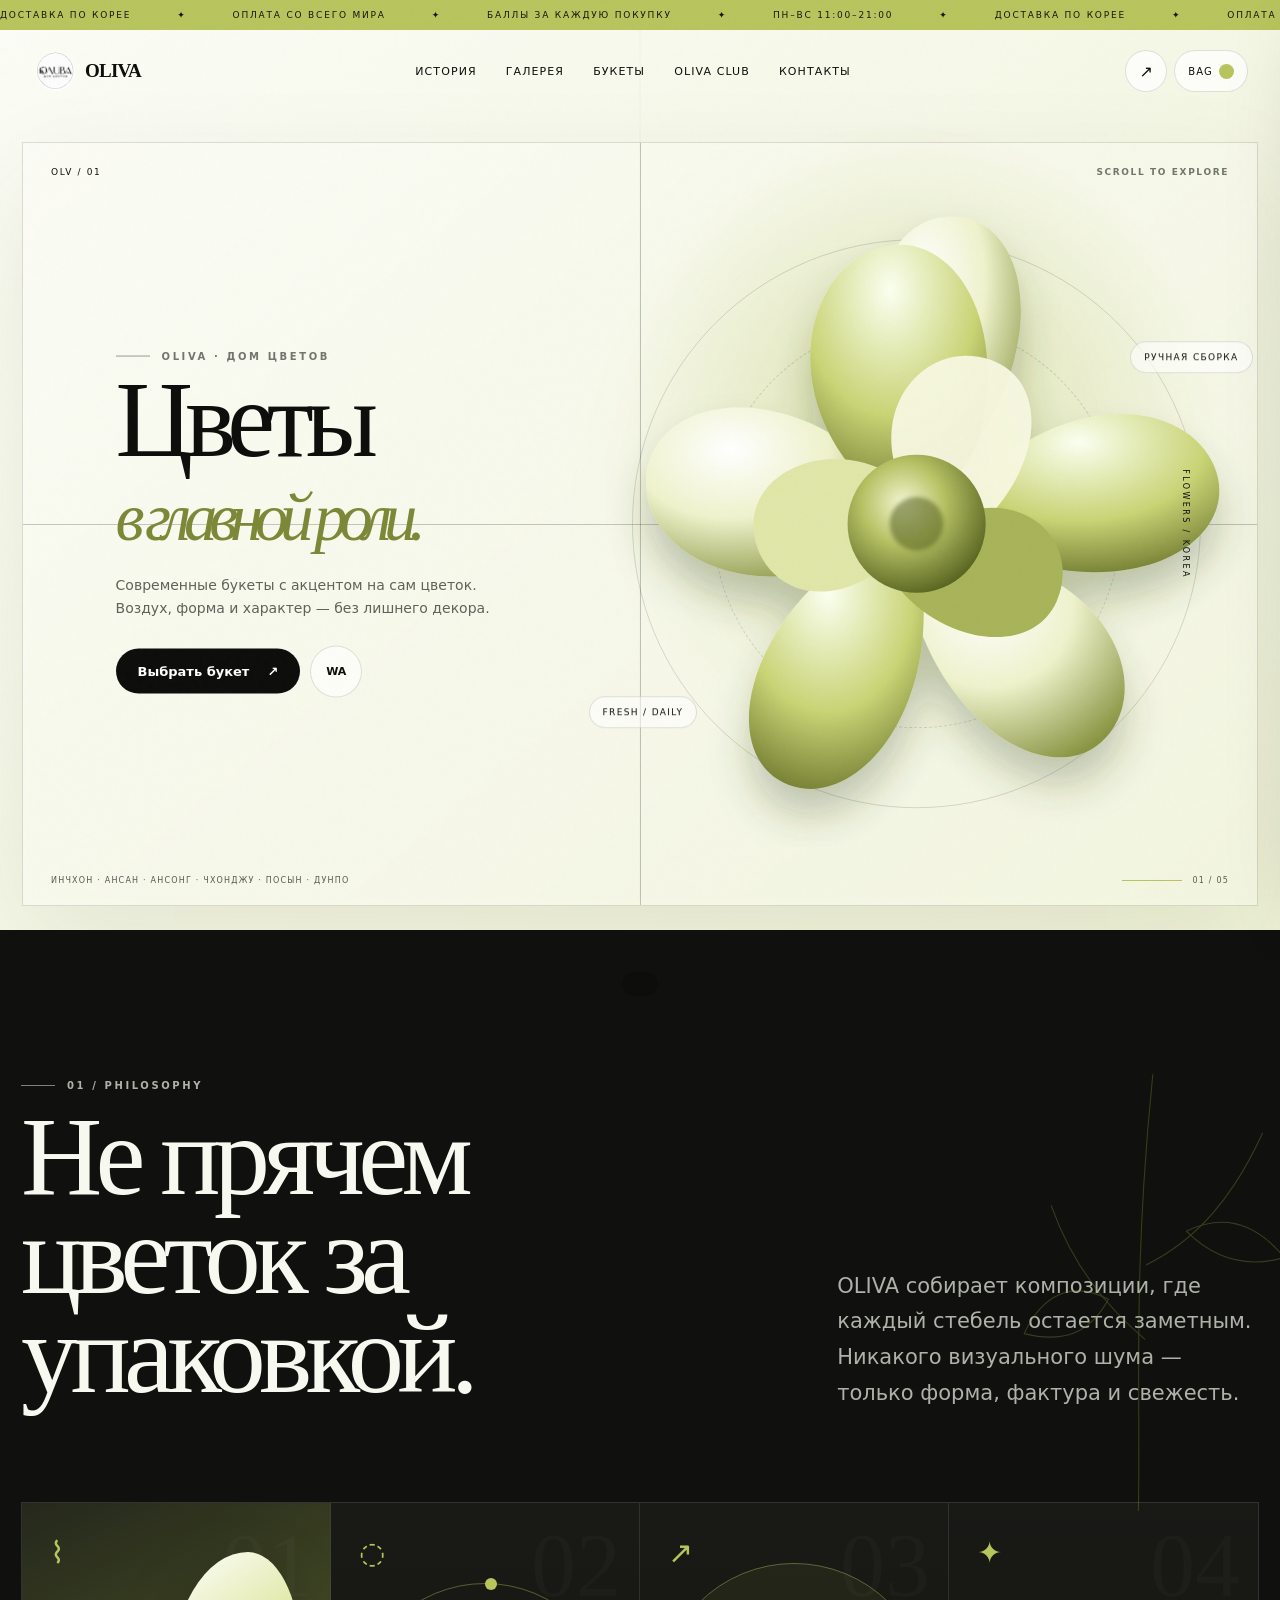
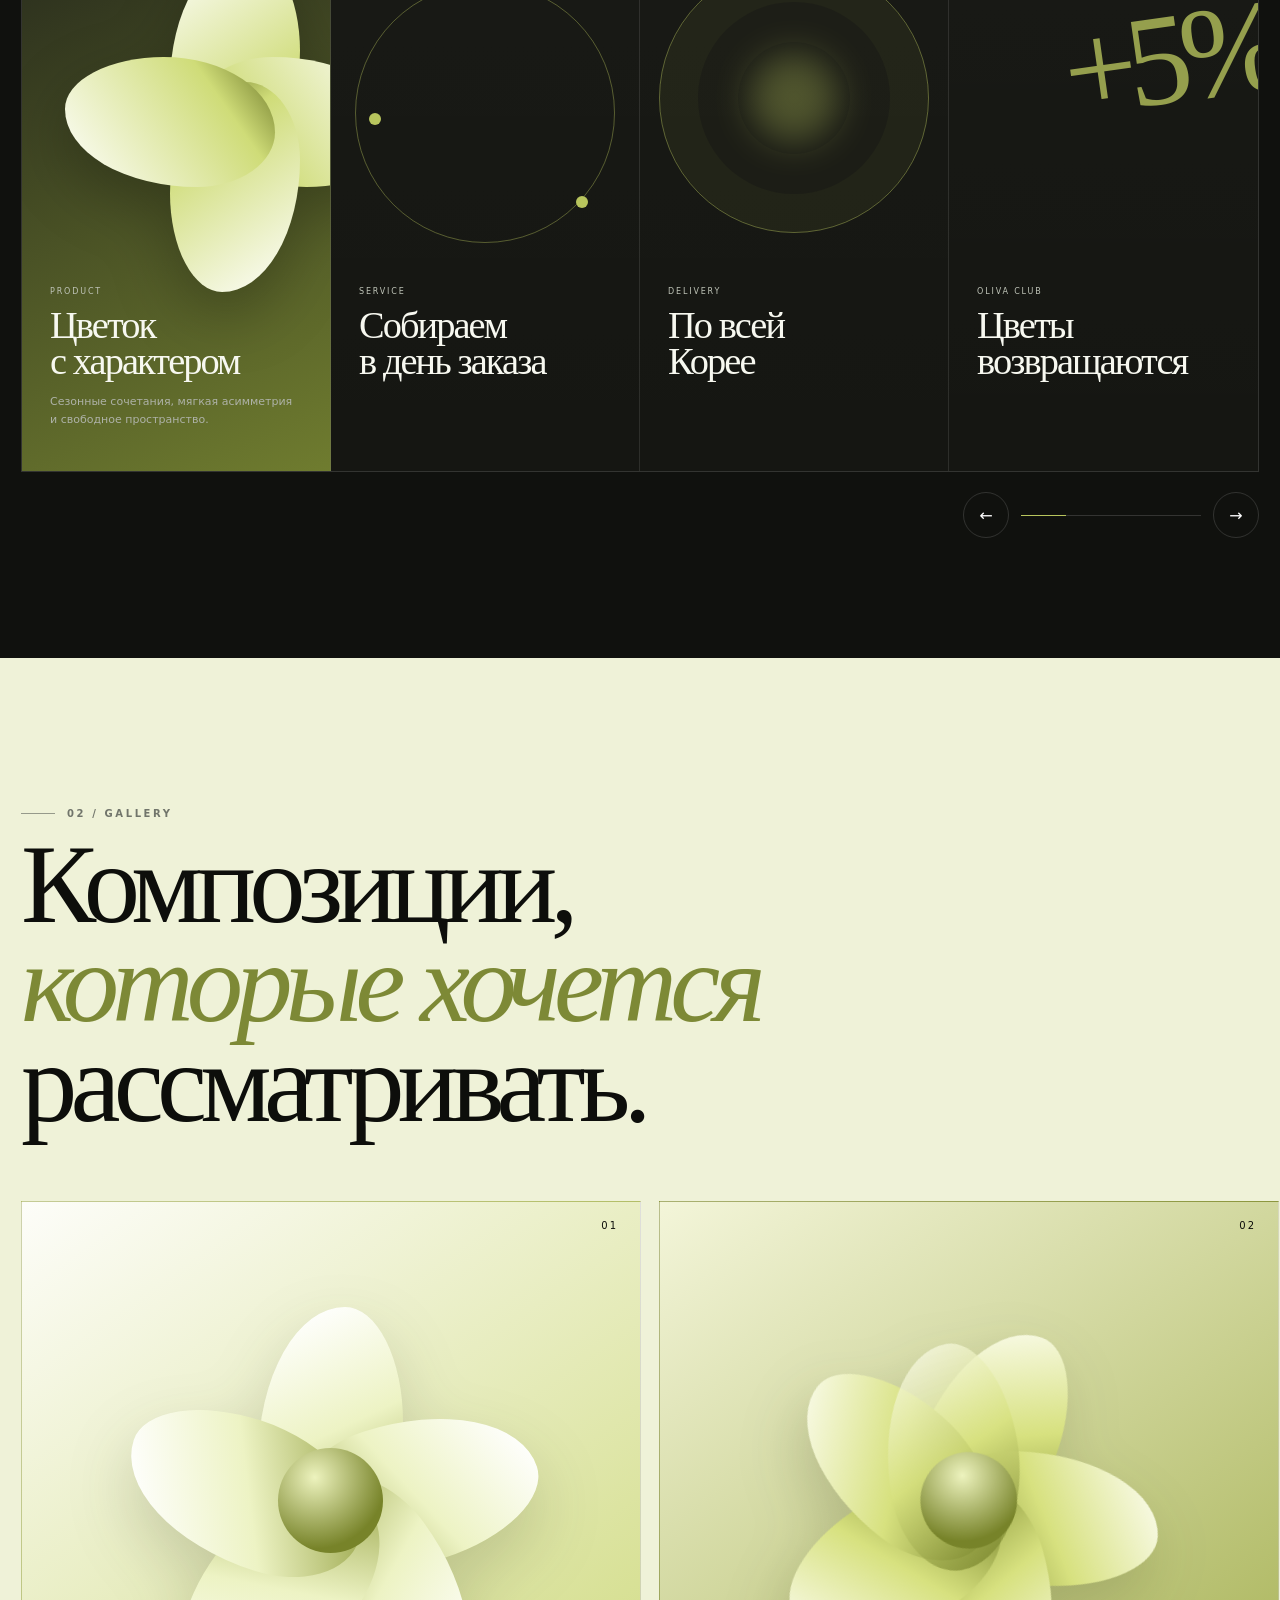
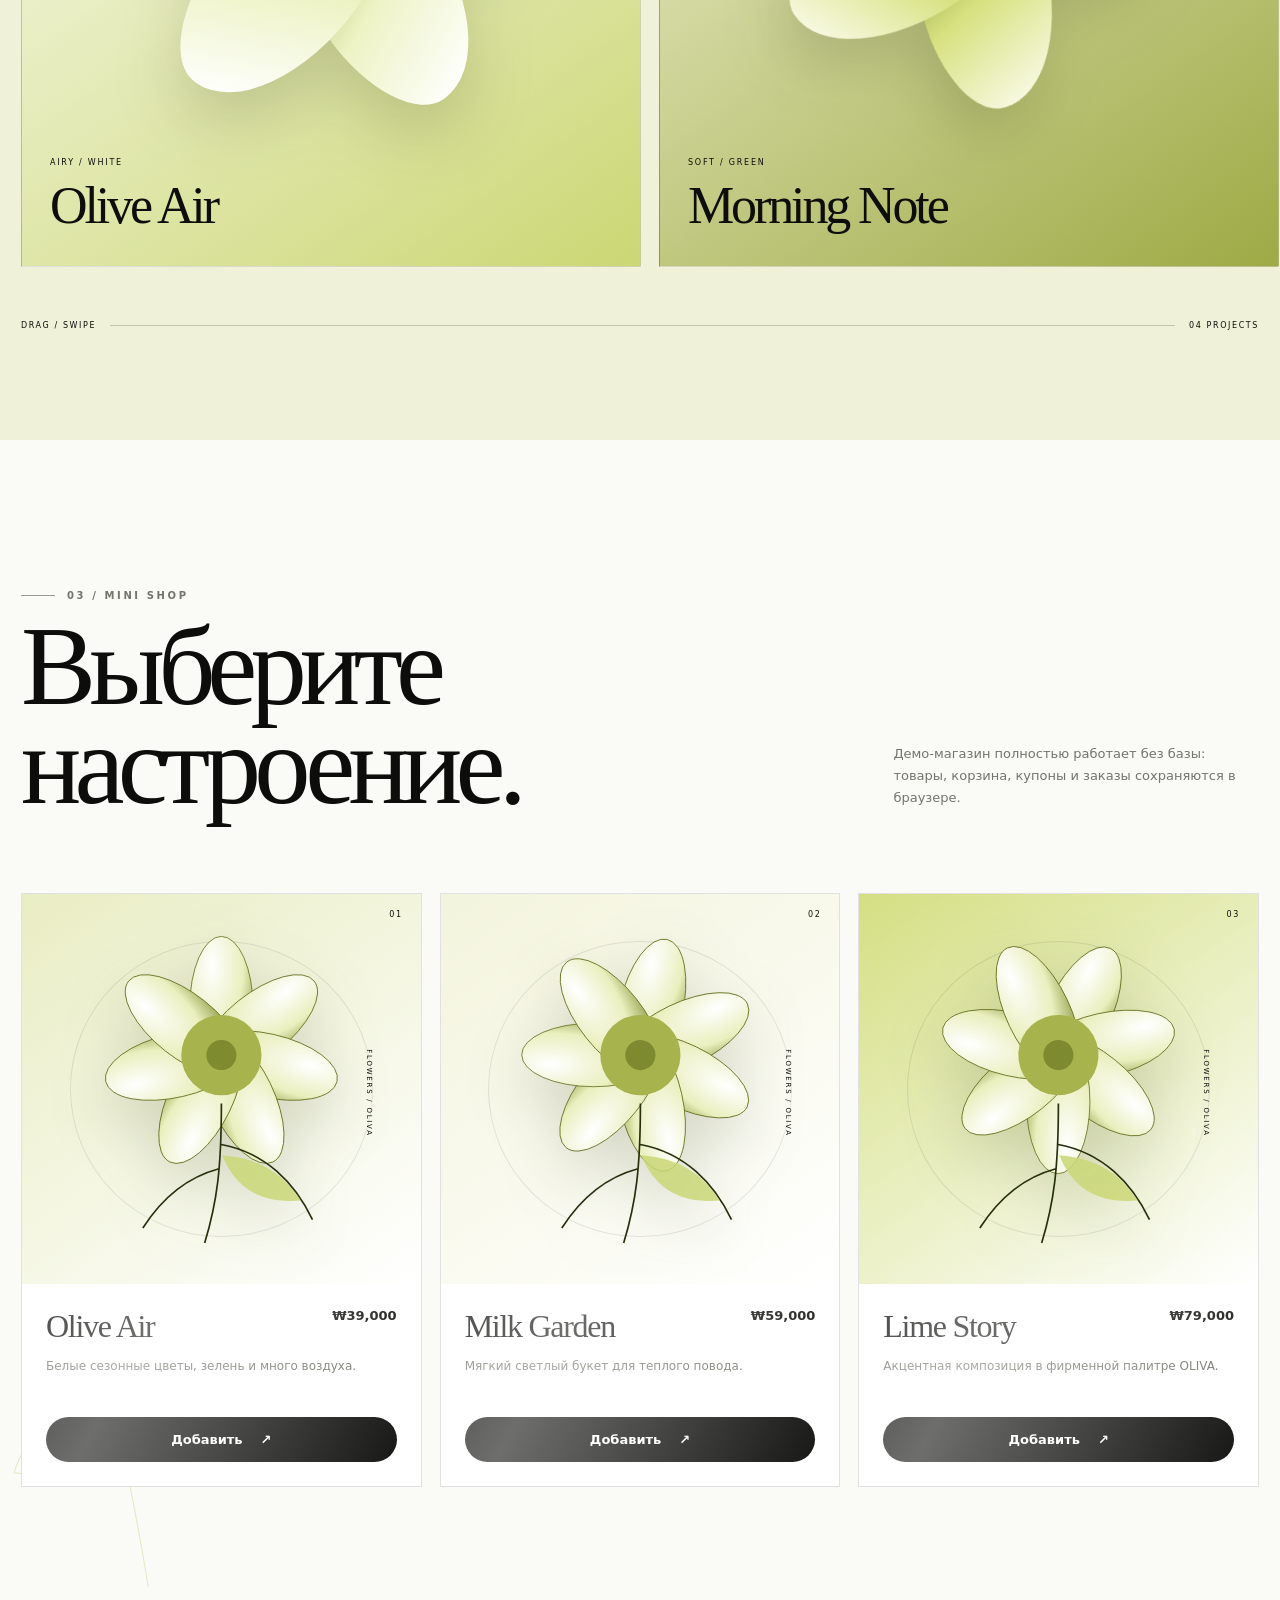
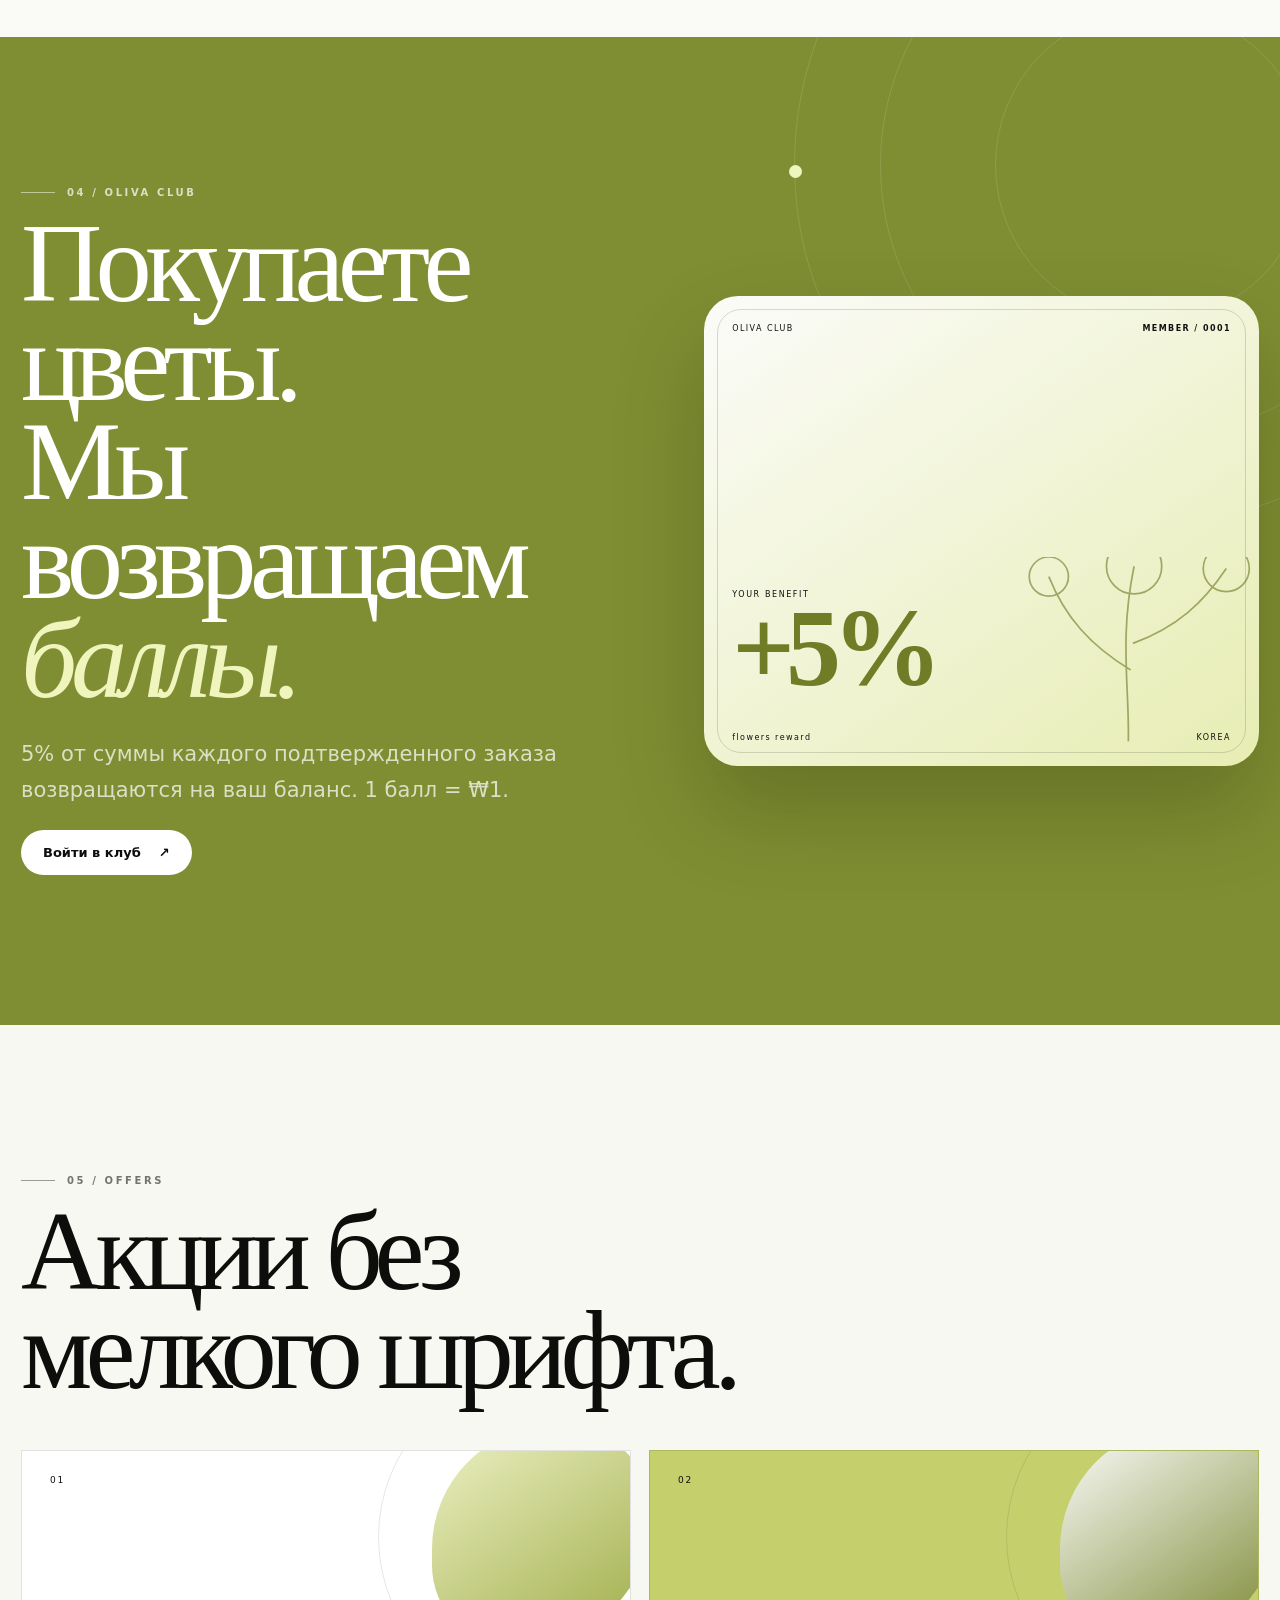
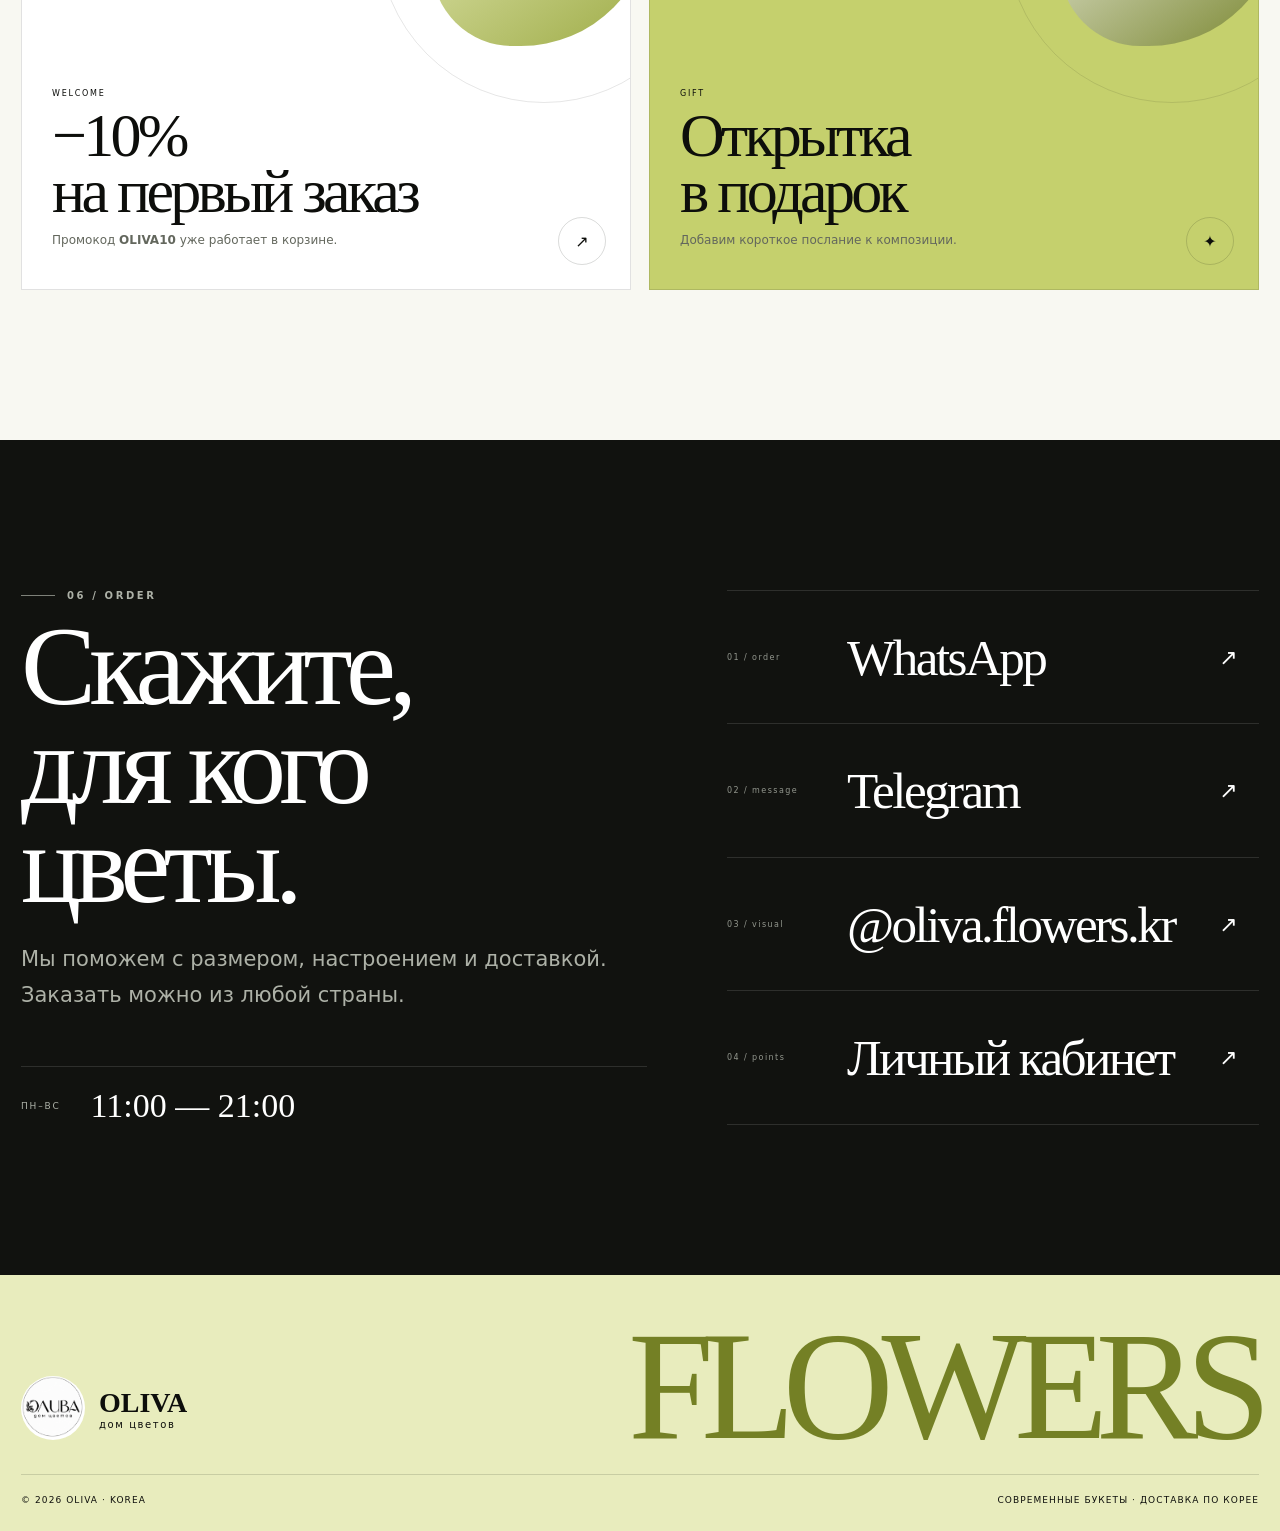
<file: index.html>
<!doctype html>
<html lang="ru">
<head>
  <meta charset="utf-8" />
  <meta name="viewport" content="width=device-width,initial-scale=1,viewport-fit=cover" />
  <meta name="theme-color" content="#b8c55d" />
  <meta name="description" content="OLIVA — современные букеты с акцентом на сам цветок. Доставка по Корее, оплата со всего мира." />
  <link rel="manifest" href="manifest.webmanifest" />
  <link rel="icon" href="assets/img/icon-192.png" />
  <link rel="apple-touch-icon" href="assets/img/icon-192.png" />
  <link rel="stylesheet" href="assets/css/style.css" />
  <title>OLIVA — дом цветов</title>
</head>
<body class="home-page">
  <div class="intro" id="intro" aria-hidden="true">
    <div class="intro-mark"><span class="intro-dot"></span><span>OLIVA</span></div>
    <div class="intro-line"><i></i></div>
    <div class="intro-count" id="introCount">00</div>
  </div>

  <div class="cursor-orb" id="cursorOrb"></div>
  <div class="page-progress"><i id="pageProgress"></i></div>

  <div class="topbar">
    <div class="marquee">
      <span>Доставка по Корее</span><span>Оплата со всего мира</span><span>Баллы за каждую покупку</span><span>ПН–ВС 11:00–21:00</span>
      <span>Доставка по Корее</span><span>Оплата со всего мира</span><span>Баллы за каждую покупку</span><span>ПН–ВС 11:00–21:00</span>
    </div>
  </div>

  <header class="header" id="header">
    <nav class="nav">
      <a class="brand" href="#top"><img src="assets/img/logo.png" alt="OLIVA"><span>OLIVA</span></a>
      <div class="navlinks">
        <a href="#story">История</a><a href="#gallery">Галерея</a><a href="#shop">Букеты</a><a href="#bonus">OLIVA CLUB</a><a href="#contact">Контакты</a>
      </div>
      <div class="nav-actions">
        <a class="iconbtn" href="auth.html" aria-label="Личный кабинет">↗</a>
        <button class="iconbtn cart-launch" id="cartButton" aria-label="Корзина"><span>Bag</span><b id="cartCount"></b></button>
        <button class="iconbtn hamb" id="menuButton" aria-label="Меню"><span></span><span></span></button>
      </div>
    </nav>
  </header>

  <aside class="mobile-menu" id="mobileMenu" aria-hidden="true">
    <div class="mobile-menu-head"><span>OLIVA / MENU</span><button id="menuClose">×</button></div>
    <div class="mobile-links">
      <a href="#story"><small>01</small><span>История</span></a>
      <a href="#gallery"><small>02</small><span>Галерея</span></a>
      <a href="#shop"><small>03</small><span>Букеты</span></a>
      <a href="#bonus"><small>04</small><span>OLIVA CLUB</span></a>
      <a href="#contact"><small>05</small><span>Контакты</span></a>
    </div>
    <div class="mobile-menu-foot">современная флористика · Korea</div>
  </aside>

  <main id="top">
    <section class="hero scene" data-scene="hero">
      <canvas class="canvas-flower" data-petals="34"></canvas>
      <div class="hero-aura"></div>
      <div class="hero-frame">
        <div class="hero-index"><span>OLV / 01</span><b>SCROLL TO EXPLORE</b></div>
        <div class="hero-copy split-copy">
          <div class="eyebrow">OLIVA · дом цветов</div>
          <h1 class="hero-title">Цветы<br><span>в главной роли.</span></h1>
          <p>Современные букеты с акцентом на сам цветок. Воздух, форма и характер — без лишнего декора.</p>
          <div class="hero-actions">
            <a class="btn btn-primary magnetic" href="#shop">Выбрать букет <span>↗</span></a>
            <a class="round-link magnetic" href="https://api.whatsapp.com/send/?phone=821022688887" target="_blank" rel="noopener">WA</a>
          </div>
        </div>

        <div class="hero-flower" id="heroFlower" aria-hidden="true">
          <div class="halo halo-a"></div><div class="halo halo-b"></div>
          <svg class="flower-sculpture" viewBox="0 0 700 700">
            <defs>
              <radialGradient id="petalA" cx="35%" cy="25%" r="85%"><stop offset="0" stop-color="#ffffff"/><stop offset=".48" stop-color="#eef2c9"/><stop offset="1" stop-color="#89963c"/></radialGradient>
              <radialGradient id="petalB" cx="45%" cy="18%" r="90%"><stop offset="0" stop-color="#fbfff0"/><stop offset=".55" stop-color="#c9d56f"/><stop offset="1" stop-color="#697424"/></radialGradient>
              <radialGradient id="core" cx="40%" cy="35%" r="70%"><stop offset="0" stop-color="#f2f5cf"/><stop offset=".42" stop-color="#b7c45e"/><stop offset="1" stop-color="#536018"/></radialGradient>
              <filter id="soft"><feGaussianBlur stdDeviation="2.2"/></filter>
              <filter id="shadow"><feDropShadow dx="0" dy="28" stdDeviation="20" flood-color="#3d4812" flood-opacity=".28"/></filter>
            </defs>
            <g class="petal-set" filter="url(#shadow)" transform="translate(350 350)">
              <path class="p p1" d="M0-62 C-80-188 -42-314 30-320 C108-327 139-214 72-101 C48-61 28-45 0-62Z" fill="url(#petalA)"/>
              <path class="p p2" d="M52-37 C159-145 281-128 310-61 C341 11 241 78 111 39 C65 25 40 1 52-37Z" fill="url(#petalB)"/>
              <path class="p p3" d="M61 32 C191 50 245 157 203 216 C157 280 46 228 2 105 C-14 60 8 29 61 32Z" fill="url(#petalA)"/>
              <path class="p p4" d="M6 65 C19 200 -62 293 -128 274 C-201 253-189 133-90 49 C-55 20-14 18 6 65Z" fill="url(#petalB)"/>
              <path class="p p5" d="M-58 34 C-182 89-286 26-282-46 C-279-124-164-153-64-77 C-27-48-15 2-58 34Z" fill="url(#petalA)"/>
              <path class="p p6" d="M-49-38 C-146-132-117-259-44-286 C31-314 98-220 66-93 C54-47 4-10-49-38Z" fill="url(#petalB)"/>
              <path class="p p7" d="M-14-38 C-54-122 11-194 77-171 C139-149 133-58 63 5 C31 34 1 17-14-38Z" fill="#f7f8df" opacity=".95"/>
              <path class="p p8" d="M32-7 C119-42 172 25 146 81 C121 137 33 127 -17 69 C-47 35-21 14 32-7Z" fill="#a8b552"/>
              <path class="p p9" d="M-18 28 C-85 103-167 69-170 4 C-173-55-91-91-23-50 C16-27 21-14-18 28Z" fill="#dfe6a4"/>
              <circle r="72" fill="url(#core)"/>
              <circle r="28" fill="#56621d" opacity=".55" filter="url(#soft)"/>
            </g>
          </svg>
          <div class="flower-label label-a">ручная сборка</div>
          <div class="flower-label label-b">fresh / daily</div>
        </div>

        <div class="hero-sideword">FLOWERS / KOREA</div>
        <div class="hero-foot">
          <span>ИНЧХОН · АНСАН · АНСОНГ · ЧХОНДЖУ · ПОСЫН · ДУНПО</span>
          <span class="hero-pagination"><i></i> 01 / 05</span>
        </div>
      </div>
    </section>

    <section class="story section scene" id="story" data-scene="story">
      <canvas class="canvas-flower" data-petals="16"></canvas>
      <svg class="botanical botanical-a" viewBox="0 0 320 520" aria-hidden="true"><path d="M146 520C149 404 139 262 162 38"/><path d="M153 330C111 294 74 250 50 183"/><path d="M155 248C211 220 251 173 283 103"/><path d="M113 286C72 265 40 281 20 324C64 335 93 323 113 286Z"/><path d="M199 211C240 191 276 202 307 240C266 252 230 242 199 211Z"/></svg>
      <div class="container story-head reveal">
        <div><div class="eyebrow">01 / philosophy</div><h2 class="display">Не прячем<br>цветок за упаковкой.</h2></div>
        <p class="lead">OLIVA собирает композиции, где каждый стебель остается заметным. Никакого визуального шума — только форма, фактура и свежесть.</p>
      </div>
      <div class="story-stage" id="storyStage">
        <article class="story-panel active" data-n="01">
          <div class="story-ghost">01</div><div class="panel-icon">⌇</div>
          <div class="panel-copy"><small>PRODUCT</small><h3>Цветок<br>с характером</h3><p>Сезонные сочетания, мягкая асимметрия и свободное пространство.</p></div>
          <div class="panel-flower"><span></span><span></span><span></span><span></span></div>
        </article>
        <article class="story-panel" data-n="02">
          <div class="story-ghost">02</div><div class="panel-icon">◌</div>
          <div class="panel-copy"><small>SERVICE</small><h3>Собираем<br>в день заказа</h3><p>Чтобы композиция приехала свежей и сохранила движение каждого цветка.</p></div>
          <div class="panel-orbit"><i></i><i></i><i></i></div>
        </article>
        <article class="story-panel" data-n="03">
          <div class="story-ghost">03</div><div class="panel-icon">↗</div>
          <div class="panel-copy"><small>DELIVERY</small><h3>По всей<br>Корее</h3><p>Заказать можно из любой страны — получатель получит букет в Корее.</p></div>
          <div class="panel-rings"></div>
        </article>
        <article class="story-panel" data-n="04">
          <div class="story-ghost">04</div><div class="panel-icon">✦</div>
          <div class="panel-copy"><small>OLIVA CLUB</small><h3>Цветы<br>возвращаются</h3><p>Баллы за покупки, персональные купоны и сюрпризы для постоянных клиентов.</p></div>
          <div class="panel-points">+5%</div>
        </article>
      </div>
      <div class="story-controls container"><button id="storyPrev">←</button><div><i id="storyBar"></i></div><button id="storyNext">→</button></div>
    </section>

    <section class="gallery section scene" id="gallery" data-scene="gallery">
      <div class="gallery-title container reveal"><div class="eyebrow">02 / gallery</div><h2 class="display">Композиции,<br><span>которые хочется</span> рассматривать.</h2></div>
      <div class="gallery-rail" id="galleryRail">
        <article class="art-card art-a"><div class="art-num">01</div><div class="art-flower flower-one"><i></i><i></i><i></i><i></i><i></i><b></b></div><div class="art-meta"><small>AIRY / WHITE</small><h3>Olive Air</h3></div></article>
        <article class="art-card art-b"><div class="art-num">02</div><div class="art-flower flower-two"><i></i><i></i><i></i><i></i><i></i><i></i><b></b></div><div class="art-meta"><small>SOFT / GREEN</small><h3>Morning Note</h3></div></article>
        <article class="art-card art-c"><div class="art-num">03</div><div class="art-flower flower-three"><i></i><i></i><i></i><i></i><b></b></div><div class="art-meta"><small>STATEMENT / SINGLE</small><h3>One Flower</h3></div></article>
        <article class="art-card art-d"><div class="art-num">04</div><div class="art-flower flower-four"><i></i><i></i><i></i><i></i><i></i><b></b></div><div class="art-meta"><small>SEASON / EDITION</small><h3>Green Muse</h3></div></article>
      </div>
      <div class="drag-note container"><span>DRAG / SWIPE</span><i></i><span>04 PROJECTS</span></div>
    </section>

    <section class="shop section scene" id="shop" data-scene="shop">
      <canvas class="canvas-flower" data-petals="22"></canvas>
      <svg class="botanical botanical-b" viewBox="0 0 360 500" aria-hidden="true"><path d="M176 490C178 372 159 243 188 20"/><path d="M180 319C128 282 90 232 68 165"/><path d="M184 231C239 214 286 168 325 94"/><path d="M136 278C91 260 56 279 34 324C78 337 113 322 136 278Z"/><path d="M221 200C269 181 305 198 333 240C291 248 251 235 221 200Z"/></svg>
      <div class="container shop-head reveal"><div><div class="eyebrow">03 / mini shop</div><h2 class="display">Выберите<br>настроение.</h2></div><p>Демо-магазин полностью работает без базы: товары, корзина, купоны и заказы сохраняются в браузере.</p></div>
      <div class="container shop-grid" id="productGrid"></div>
    </section>

    <section class="bonus section scene" id="bonus" data-scene="bonus">
      <canvas class="canvas-flower" data-petals="26"></canvas>
      <div class="bonus-orbit" aria-hidden="true"><i></i><i></i><i></i></div>
      <div class="container bonus-grid">
        <div class="reveal"><div class="eyebrow">04 / OLIVA CLUB</div><h2 class="display">Покупаете цветы.<br>Мы возвращаем <span>баллы.</span></h2><p class="lead">5% от суммы каждого подтвержденного заказа возвращаются на ваш баланс. 1 балл = ₩1.</p><a href="auth.html" class="btn btn-light magnetic">Войти в клуб <span>↗</span></a></div>
        <div class="club-card reveal delay1" data-tilt>
          <div class="club-card-top"><span>OLIVA CLUB</span><b>MEMBER / 0001</b></div>
          <div class="club-points"><small>YOUR BENEFIT</small><strong>+5%</strong></div>
          <svg viewBox="0 0 260 160" aria-hidden="true"><path d="M127 160C128 112 119 71 132 8M129 98C94 77 72 52 58 17M131 75C169 61 192 40 212 10"/><circle cx="132" cy="8" r="24"/><circle cx="58" cy="17" r="17"/><circle cx="212" cy="10" r="20"/></svg>
          <div class="club-card-foot"><span>flowers reward</span><span>KOREA</span></div>
        </div>
      </div>
    </section>

    <section class="promos section scene" id="promos" data-scene="promos">
      <div class="container promo-head reveal"><div class="eyebrow">05 / offers</div><h2 class="display">Акции без<br>мелкого шрифта.</h2></div>
      <div class="container promo-grid">
        <article class="promo-card reveal" data-tilt><div class="promo-no">01</div><div><small>WELCOME</small><h3>−10%<br>на первый заказ</h3><p>Промокод <b>OLIVA10</b> уже работает в корзине.</p></div><span class="promo-arrow">↗</span></article>
        <article class="promo-card lime reveal delay1" data-tilt><div class="promo-no">02</div><div><small>GIFT</small><h3>Открытка<br>в подарок</h3><p>Добавим короткое послание к композиции.</p></div><span class="promo-arrow">✦</span></article>
      </div>
    </section>

    <section class="contact section scene" id="contact" data-scene="contact">
      <canvas class="canvas-flower" data-petals="18"></canvas>
      <div class="container contact-grid">
        <div class="contact-copy reveal"><div class="eyebrow">06 / order</div><h2 class="display">Скажите,<br>для кого цветы.</h2><p class="lead">Мы поможем с размером, настроением и доставкой. Заказать можно из любой страны.</p><div class="contact-time"><span>ПН–ВС</span><b>11:00 — 21:00</b></div></div>
        <div class="contact-links reveal delay1">
          <a href="https://api.whatsapp.com/send/?phone=821022688887" target="_blank" rel="noopener"><small>01 / order</small><span>WhatsApp</span><b>↗</b></a>
          <a href="http://t.me/olivaflowers_kr" target="_blank" rel="noopener"><small>02 / message</small><span>Telegram</span><b>↗</b></a>
          <a href="https://instagram.com/oliva.flowers.kr" target="_blank" rel="noopener"><small>03 / visual</small><span>@oliva.flowers.kr</span><b>↗</b></a>
          <a href="auth.html"><small>04 / points</small><span>Личный кабинет</span><b>↗</b></a>
        </div>
      </div>
    </section>
  </main>

  <footer class="footer">
    <div class="container footer-top"><div class="footer-brand"><img src="assets/img/logo.png" alt="OLIVA"><div><b>OLIVA</b><span>дом цветов</span></div></div><div class="footer-word">FLOWERS</div></div>
    <div class="container footer-bottom"><span>© 2026 OLIVA · Korea</span><span>Современные букеты · доставка по Корее</span><button id="installApp" class="install-btn">Установить приложение</button></div>
  </footer>

  <aside class="cart" id="cart">
    <div class="cart-head"><div><small>OLIVA / BAG</small><h3>Ваш заказ</h3></div><button class="iconbtn" id="closeCart">×</button></div>
    <div class="cart-items" id="cartItems"></div>
    <div class="cart-footer"><div class="coupon-row"><input id="couponInput" placeholder="Промокод"><button class="btn btn-ghost" id="applyCoupon">OK</button></div><div id="couponStatus"></div><div class="cart-total"><span>Итого</span><strong id="cartTotal">₩0</strong></div><button class="btn btn-primary" id="checkout" style="width:100%">Оформить демо-заказ</button></div>
  </aside>
  <div class="toast" id="toast"></div>
  <script src="assets/js/app.js"></script>
</body>
</html>
</file>
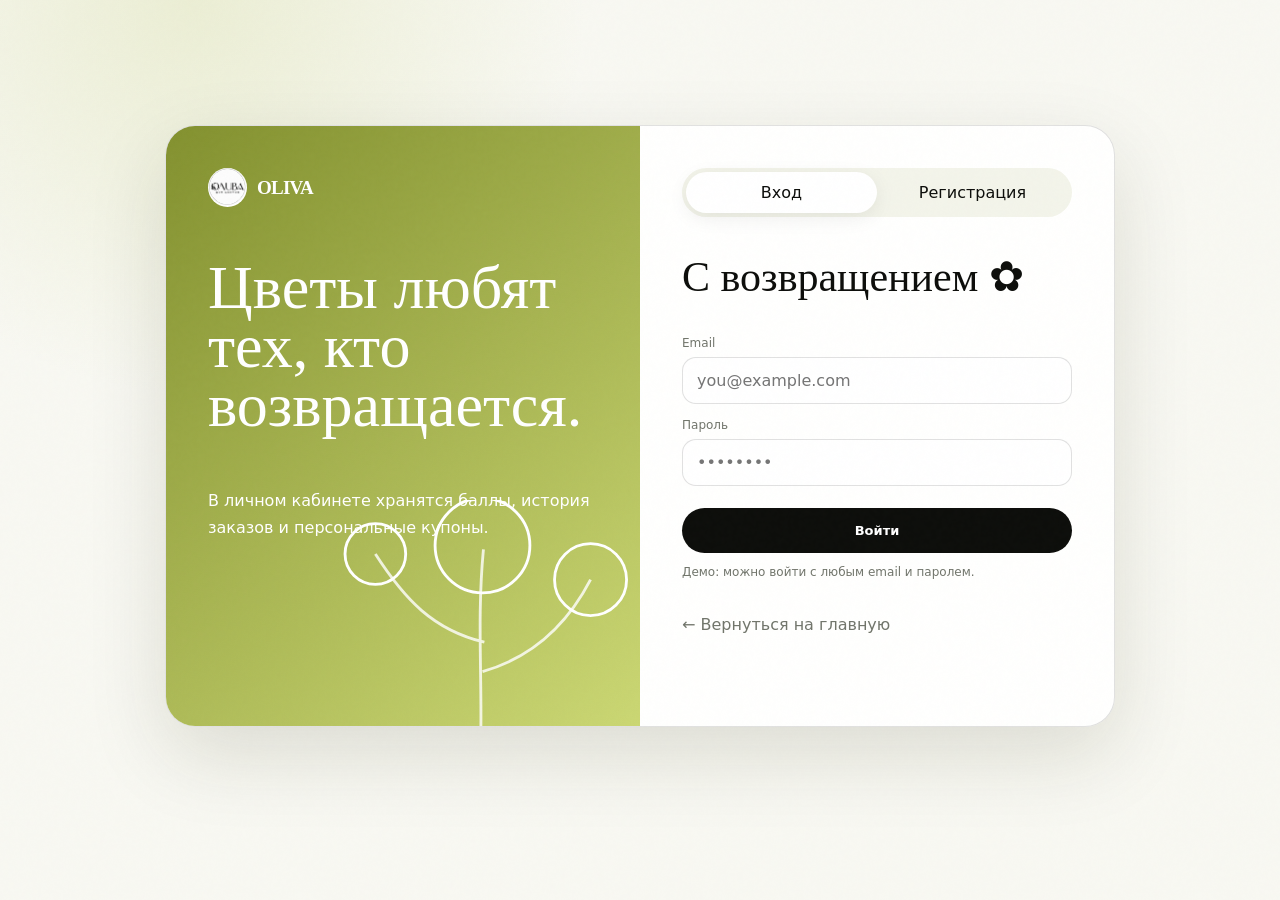
<file: account.html>
<!doctype html><html lang="ru"><head><meta charset="utf-8"><meta name="viewport" content="width=device-width,initial-scale=1"><link rel="manifest" href="manifest.webmanifest"><link rel="stylesheet" href="assets/css/style.css"><title>OLIVA — личный кабинет</title></head><body><div class="topbar"><div class="marquee"><span>OLIVA CLUB</span><span>баллы за каждую покупку</span><span>персональные предложения</span><span>OLIVA CLUB</span><span>баллы за каждую покупку</span></div></div><div class="page-shell"><div class="container"><div style="display:flex;align-items:center;justify-content:space-between;margin-bottom:24px"><a class="brand" href="index.html"><img src="assets/img/logo.png"><span>OLIVA CLUB</span></a><button class="btn btn-ghost" id="logout">Выйти</button></div><div class="account-grid"><aside class="panel profile-card"><div class="eyebrow">Профиль</div><h1 id="userName" style="font-family:Georgia,serif;font-size:52px;font-weight:400;margin:15px 0 2px">Гость</h1><div id="userEmail" style="color:var(--muted)"></div><div style="margin-top:44px;color:var(--muted)">Ваш баланс</div><div class="points" id="points">0</div><div>бонусных баллов</div><div style="height:1px;background:var(--line);margin:28px 0"></div><b>Уровень · OLIVA FRIEND</b><p style="color:var(--muted);line-height:1.6">Получайте 5% баллами после каждого подтвержденного заказа.</p></aside><main class="panel account-card"><div class="eyebrow">История</div><h2 style="font-family:Georgia,serif;font-size:48px;font-weight:400">Ваши заказы</h2><div id="orders"></div><div class="promo" style="min-height:220px;margin-top:24px;background:var(--lime-pale)"><small>ваш купон</small><h3>OLIVA10</h3><p>−10% на заказ. Можно применить в корзине на главной.</p><a class="btn btn-primary" href="index.html#shop">Перейти в магазин</a></div></main></div></div></div><script>const u=JSON.parse(localStorage.olivaUser||'null');if(!u)location.href='auth.html';document.querySelector('#userName').textContent=u?.name||'OLIVA Friend';document.querySelector('#userEmail').textContent=u?.email||'';document.querySelector('#points').textContent=(u?.points||0).toLocaleString('ko-KR');const orders=JSON.parse(localStorage.olivaOrders||'[]');document.querySelector('#orders').innerHTML=orders.length?orders.map(o=>`<div class="order"><div><b>${o.id}</b><div style="color:var(--muted);font-size:12px">${new Date(o.date).toLocaleDateString('ru-RU')}</div></div><div><b>${o.total}</b><div class="badge">${o.status}</div></div></div>`).join(''):'<p style="color:var(--muted)">Заказов пока нет. Самое время выбрать первый букет ✿</p>';document.querySelector('#logout').onclick=()=>{localStorage.removeItem('olivaUser');location.href='index.html'};</script></body></html>
</file>
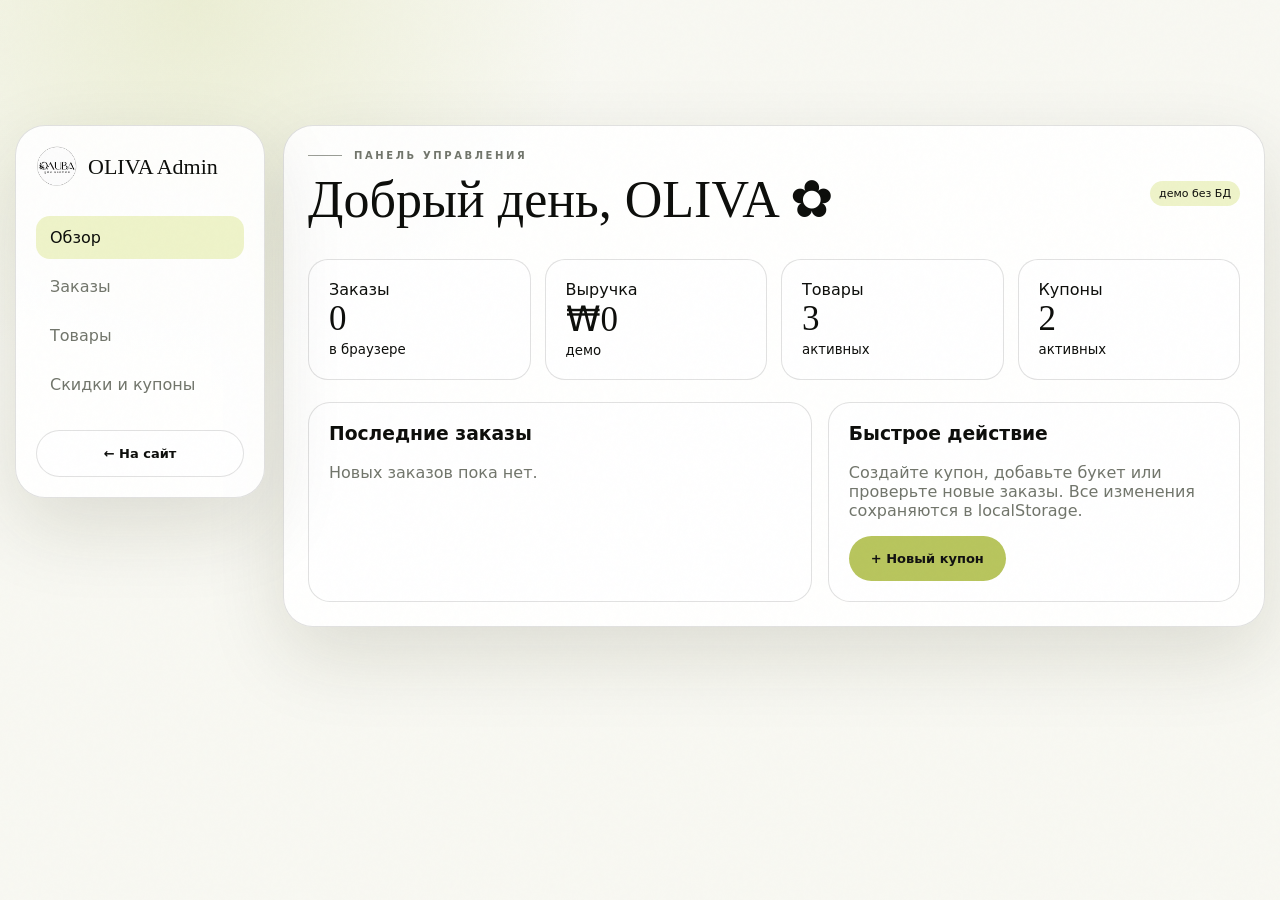
<file: admin.html>
<!doctype html><html lang="ru"><head><meta charset="utf-8"><meta name="viewport" content="width=device-width,initial-scale=1"><meta name="theme-color" content="#b8c55d"><link rel="stylesheet" href="assets/css/style.css"><title>OLIVA — админ‑панель</title></head><body><div class="page-shell"><div class="admin">
<aside class="panel sidebar"><div class="side-brand"><img src="assets/img/logo.png" alt="OLIVA">OLIVA Admin</div><div class="side-nav"><button class="active" data-tab="dashboard">Обзор</button><button data-tab="orders">Заказы</button><button data-tab="products">Товары</button><button data-tab="coupons">Скидки и купоны</button></div><a href="index.html" class="btn btn-ghost" style="width:100%;margin-top:24px">← На сайт</a></aside>
<main class="panel admin-main">
<section class="admin-section active" id="dashboard"><div class="admin-top"><div><div class="eyebrow">Панель управления</div><h1 style="font-family:Georgia,serif;font-size:52px;font-weight:400;margin:8px 0">Добрый день, OLIVA ✿</h1></div><span class="badge">демо без БД</span></div><div class="stats"><div class="stat"><span>Заказы</span><strong id="statOrders">0</strong><small>в браузере</small></div><div class="stat"><span>Выручка</span><strong id="statRevenue">₩0</strong><small>демо</small></div><div class="stat"><span>Товары</span><strong id="statProducts">0</strong><small>активных</small></div><div class="stat"><span>Купоны</span><strong id="statCoupons">0</strong><small>активных</small></div></div><div class="admin-grid"><div class="admin-card"><h3>Последние заказы</h3><div id="recentOrders"></div></div><div class="admin-card"><h3>Быстрое действие</h3><p style="color:var(--muted)">Создайте купон, добавьте букет или проверьте новые заказы. Все изменения сохраняются в localStorage.</p><button class="btn btn-lime" data-go="coupons">+ Новый купон</button></div></div></section>
<section class="admin-section" id="orders"><div class="admin-top"><div><div class="eyebrow">Заказы</div><h2 style="font-family:Georgia,serif;font-size:48px;font-weight:400">Все заказы</h2></div><button class="btn btn-ghost" id="clearOrders">Очистить демо</button></div><div class="admin-card"><table class="table"><thead><tr><th>ID</th><th>Дата</th><th>Сумма</th><th>Статус</th></tr></thead><tbody id="ordersTable"></tbody></table></div></section>
<section class="admin-section" id="products"><div class="admin-top"><div><div class="eyebrow">Каталог</div><h2 style="font-family:Georgia,serif;font-size:48px;font-weight:400">Букеты</h2></div></div><div class="admin-grid"><div class="admin-card"><h3>Товары</h3><div id="productList" class="code-list"></div></div><div class="admin-card"><h3>Добавить букет</h3><div class="field"><label>Название</label><input id="pName" placeholder="Green Muse"></div><div class="field"><label>Цена, ₩</label><input id="pPrice" type="number" value="49000"></div><div class="field"><label>Описание</label><textarea id="pDesc" rows="4" placeholder="Короткое описание"></textarea></div><button class="btn btn-primary" id="addProduct">Добавить товар</button></div></div></section>
<section class="admin-section" id="coupons"><div class="admin-top"><div><div class="eyebrow">Маркетинг</div><h2 style="font-family:Georgia,serif;font-size:48px;font-weight:400">Скидки и купоны</h2></div></div><div class="admin-grid"><div class="admin-card"><h3>Активные купоны</h3><div id="couponList" class="code-list"></div></div><div class="admin-card"><h3>Создать купон</h3><div class="field"><label>Код</label><input id="cCode" placeholder="SPRING15"></div><div class="field"><label>Тип скидки</label><select id="cType"><option value="percent">Процент</option><option value="fixed">Фиксированная сумма</option></select></div><div class="field"><label>Значение</label><input id="cValue" type="number" value="10"></div><button class="btn btn-lime" id="addCoupon">Создать купон</button></div></div></section>
</main></div></div><div class="toast" id="toast"></div>
<script>
const $=s=>document.querySelector(s), $$=s=>[...document.querySelectorAll(s)], money=n=>'₩'+Number(n||0).toLocaleString('ko-KR');
if(!localStorage.olivaProducts)localStorage.olivaProducts=JSON.stringify([]);if(!localStorage.olivaCoupons)localStorage.olivaCoupons=JSON.stringify([]);
function toast(t){const x=$('#toast');x.textContent=t;x.classList.add('show');setTimeout(()=>x.classList.remove('show'),1700)}
function openTab(id){$$('.admin-section').forEach(x=>x.classList.toggle('active',x.id===id));$$('[data-tab]').forEach(x=>x.classList.toggle('active',x.dataset.tab===id));render()}
$$('[data-tab]').forEach(b=>b.onclick=()=>openTab(b.dataset.tab));$$('[data-go]').forEach(b=>b.onclick=()=>openTab(b.dataset.go));
function render(){const products=JSON.parse(localStorage.olivaProducts||'[]'),coupons=JSON.parse(localStorage.olivaCoupons||'[]'),orders=JSON.parse(localStorage.olivaOrders||'[]');
 $('#statOrders').textContent=orders.length;$('#statRevenue').textContent=money(orders.reduce((a,o)=>a+Number(String(o.total||'0').replace(/\D/g,'')),0));$('#statProducts').textContent=products.length;$('#statCoupons').textContent=coupons.filter(x=>x.active).length;
 $('#recentOrders').innerHTML=orders.length?orders.slice(0,5).map(o=>`<div class="order"><div><b>${o.id}</b><div style="font-size:12px;color:var(--muted)">${new Date(o.date).toLocaleString('ru-RU')}</div></div><div><b>${o.total}</b><div class="badge">${o.status}</div></div></div>`).join(''):'<p style="color:var(--muted)">Новых заказов пока нет.</p>';
 $('#ordersTable').innerHTML=orders.map(o=>`<tr><td>${o.id}</td><td>${new Date(o.date).toLocaleDateString('ru-RU')}</td><td>${o.total}</td><td><span class="badge">${o.status}</span></td></tr>`).join('')||'<tr><td colspan="4">Пусто</td></tr>';
 $('#productList').innerHTML=products.map((p,i)=>`<div class="code-item"><span><b>${p.name}</b><br><small>${money(p.price)}</small></span><button class="iconbtn" data-del-p="${i}">×</button></div>`).join('')||'<p style="color:var(--muted)">Нет товаров</p>';
 $('#couponList').innerHTML=coupons.map((c,i)=>`<div class="code-item"><span><b>${c.code}</b><br><small>${c.type==='percent'?c.value+'%':money(c.value)}</small></span><div style="display:flex;gap:6px"><button class="btn btn-ghost" style="padding:8px 10px" data-toggle-c="${i}">${c.active?'ON':'OFF'}</button><button class="iconbtn" data-del-c="${i}">×</button></div></div>`).join('')||'<p style="color:var(--muted)">Нет купонов</p>';
 $$('[data-del-p]').forEach(b=>b.onclick=()=>{products.splice(+b.dataset.delP,1);localStorage.olivaProducts=JSON.stringify(products);render();toast('Товар удален')});
 $$('[data-del-c]').forEach(b=>b.onclick=()=>{coupons.splice(+b.dataset.delC,1);localStorage.olivaCoupons=JSON.stringify(coupons);render();toast('Купон удален')});
 $$('[data-toggle-c]').forEach(b=>b.onclick=()=>{coupons[+b.dataset.toggleC].active=!coupons[+b.dataset.toggleC].active;localStorage.olivaCoupons=JSON.stringify(coupons);render()});}
$('#addProduct').onclick=()=>{const n=$('#pName').value.trim(),p=Number($('#pPrice').value),d=$('#pDesc').value.trim();if(!n||!p)return toast('Заполните название и цену');const a=JSON.parse(localStorage.olivaProducts||'[]');a.push({id:'p'+Date.now(),name:n,price:p,desc:d||'Авторский букет OLIVA.',tone:'#e9ecd3'});localStorage.olivaProducts=JSON.stringify(a);$('#pName').value='';$('#pDesc').value='';render();toast('Букет добавлен')};
$('#addCoupon').onclick=()=>{const code=$('#cCode').value.trim().toUpperCase(),type=$('#cType').value,value=Number($('#cValue').value);if(!code||!value)return toast('Заполните купон');const a=JSON.parse(localStorage.olivaCoupons||'[]');a.push({code,type,value,active:true});localStorage.olivaCoupons=JSON.stringify(a);$('#cCode').value='';render();toast('Купон создан')};
$('#clearOrders').onclick=()=>{localStorage.olivaOrders='[]';render();toast('Демо‑заказы очищены')};render();
</script></body></html>
</file>
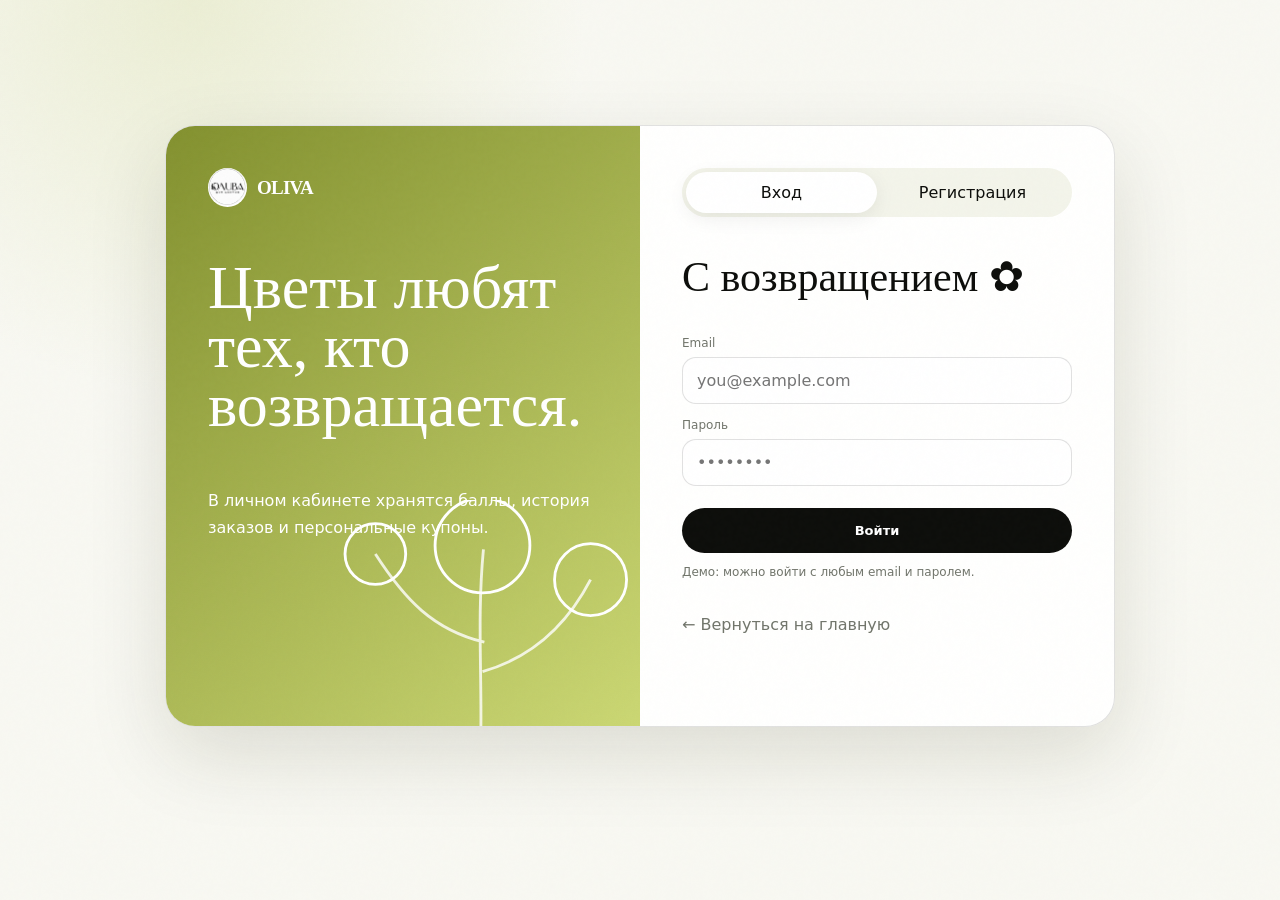
<file: auth.html>
<!doctype html><html lang="ru"><head><meta charset="utf-8"><meta name="viewport" content="width=device-width,initial-scale=1"><meta name="theme-color" content="#b8c55d"><link rel="manifest" href="manifest.webmanifest"><link rel="stylesheet" href="assets/css/style.css"><title>OLIVA — вход</title></head><body>
<div class="page-shell"><div class="auth-wrap panel"><section class="auth-art"><a href="index.html" class="brand"><img src="assets/img/logo.png" alt="OLIVA"><span>OLIVA</span></a><h1>Цветы любят тех, кто возвращается.</h1><p style="line-height:1.7;max-width:420px">В личном кабинете хранятся баллы, история заказов и персональные купоны.</p><svg viewBox="0 0 400 260" style="position:absolute;width:80%;bottom:-20px;right:-30px"><path d="M200 260C202 190 196 125 203 52M204 150C150 137 120 105 89 57M202 181C255 166 291 132 316 84" fill="none" stroke="#fff" stroke-width="3" opacity=".8"/><circle cx="202" cy="48" r="50" fill="none" stroke="#fff" stroke-width="3"/><circle cx="89" cy="57" r="32" fill="none" stroke="#fff" stroke-width="3"/><circle cx="316" cy="84" r="38" fill="none" stroke="#fff" stroke-width="3"/></svg></section><section class="auth-form"><div class="tabs"><button class="active" data-auth-tab="login">Вход</button><button data-auth-tab="register">Регистрация</button></div><div id="loginForm"><h2 style="font-family:Georgia,serif;font-size:42px;font-weight:400">С возвращением ✿</h2><div class="field"><label>Email</label><input id="loginEmail" type="email" placeholder="you@example.com"></div><div class="field"><label>Пароль</label><input id="loginPass" type="password" placeholder="••••••••"></div><button class="btn btn-primary" id="loginBtn" style="width:100%;margin-top:8px">Войти</button><p style="font-size:12px;color:var(--muted)">Демо: можно войти с любым email и паролем.</p></div><div id="registerForm" style="display:none"><h2 style="font-family:Georgia,serif;font-size:42px;font-weight:400">В OLIVA CLUB</h2><div class="field"><label>Имя</label><input id="regName" placeholder="Ваше имя"></div><div class="field"><label>Email</label><input id="regEmail" type="email" placeholder="you@example.com"></div><div class="field"><label>Пароль</label><input id="regPass" type="password" placeholder="от 6 символов"></div><button class="btn btn-lime" id="regBtn" style="width:100%;margin-top:8px">Создать аккаунт</button></div><a href="index.html" style="display:inline-block;margin-top:24px;color:var(--muted)">← Вернуться на главную</a></section></div></div>
<script>
const tabs=[...document.querySelectorAll('[data-auth-tab]')];tabs.forEach(b=>b.onclick=()=>{tabs.forEach(x=>x.classList.toggle('active',x===b));document.querySelector('#loginForm').style.display=b.dataset.authTab==='login'?'block':'none';document.querySelector('#registerForm').style.display=b.dataset.authTab==='register'?'block':'none'});
function go(name,email){localStorage.olivaUser=JSON.stringify({name:name||email.split('@')[0],email,points:Number(localStorage.olivaPoints||2750)});location.href='account.html'}
document.querySelector('#loginBtn').onclick=()=>{const e=document.querySelector('#loginEmail').value.trim();if(!e)return alert('Введите email');go('',e)};
document.querySelector('#regBtn').onclick=()=>{const n=document.querySelector('#regName').value.trim(),e=document.querySelector('#regEmail').value.trim();if(!n||!e)return alert('Заполните имя и email');localStorage.olivaPoints='1000';go(n,e)};
if('serviceWorker' in navigator)navigator.serviceWorker.register('sw.js').catch(()=>{});
</script></body></html>
</file>
<file: assets/css/style.css>
:root{--lime:#b8c55d;--lime2:#dce694;--lime3:#eef3c9;--ink:#0d0e0b;--muted:#71756b;--paper:#f8f8f2;--white:#fff;--line:rgba(13,14,11,.12);--shadow:0 28px 80px rgba(35,39,11,.13);--radius:32px;--ease:cubic-bezier(.18,.86,.22,1)}
*{box-sizing:border-box}html{scroll-behavior:smooth}body{margin:0;background:var(--paper);color:var(--ink);font-family:Inter,ui-sans-serif,system-ui,-apple-system,BlinkMacSystemFont,"Segoe UI",sans-serif;overflow-x:hidden}body.menu-open{overflow:hidden}a{color:inherit;text-decoration:none}button,input,textarea,select{font:inherit}button{color:inherit}::selection{background:var(--lime);color:#111}body::before{content:"";position:fixed;inset:0;pointer-events:none;z-index:9998;opacity:.42;background-image:url("data:image/svg+xml,%3Csvg viewBox='0 0 180 180' xmlns='http://www.w3.org/2000/svg'%3E%3Cfilter id='n'%3E%3CfeTurbulence type='fractalNoise' baseFrequency='.9' numOctaves='3' stitchTiles='stitch'/%3E%3C/filter%3E%3Crect width='100%25' height='100%25' filter='url(%23n)' opacity='.035'/%3E%3C/svg%3E")}.container{width:min(1240px,calc(100% - 42px));margin:auto}.section{position:relative;padding:150px 0;overflow:hidden}.eyebrow{font-size:10px;letter-spacing:.26em;text-transform:uppercase;color:var(--muted);display:flex;align-items:center;gap:12px;font-weight:700}.eyebrow::before{content:"";width:34px;height:1px;background:currentColor;opacity:.7}.display{font-family:Georgia,"Times New Roman",serif;font-weight:400;letter-spacing:-.06em;line-height:.88;font-size:clamp(58px,8.8vw,132px);margin:16px 0 28px}.lead{font-size:clamp(16px,1.7vw,21px);line-height:1.7;color:var(--muted);max-width:610px}.btn{border:0;border-radius:999px;padding:15px 22px;display:inline-flex;align-items:center;justify-content:center;gap:18px;cursor:pointer;transition:.45s var(--ease);font-weight:700;font-size:13px}.btn-primary{background:var(--ink);color:#fff}.btn-primary:hover{transform:translateY(-4px);box-shadow:0 18px 40px rgba(13,14,11,.2)}.btn-light{background:#fff;color:var(--ink)}.btn-ghost{border:1px solid var(--line);background:rgba(255,255,255,.68);backdrop-filter:blur(14px)}.btn-lime{background:var(--lime);color:#111}.round-link{width:52px;height:52px;border-radius:50%;display:grid;place-items:center;border:1px solid var(--line);background:rgba(255,255,255,.6);font-size:11px;font-weight:800;transition:.45s var(--ease)}.round-link:hover{background:var(--lime);transform:rotate(8deg)}
.intro{position:fixed;z-index:5000;inset:0;background:#0c0d0b;color:#fff;display:grid;place-items:center;transition:transform 1s var(--ease);overflow:hidden}.intro.leave{transform:translateY(-105%)}.intro-mark{font-family:Georgia,serif;font-size:clamp(44px,7vw,98px);letter-spacing:-.06em;display:flex;align-items:center;gap:18px}.intro-dot{width:16px;height:16px;border-radius:50%;background:var(--lime);box-shadow:0 0 0 8px rgba(184,197,93,.12);animation:introPulse 1s infinite alternate}.intro-line{position:absolute;left:8%;right:8%;bottom:18%;height:1px;background:rgba(255,255,255,.16);overflow:hidden}.intro-line i{display:block;width:100%;height:100%;background:var(--lime);transform:translateX(-100%);animation:introLine 1.45s var(--ease) forwards}.intro-count{position:absolute;right:8%;bottom:12%;font-size:11px;letter-spacing:.2em}@keyframes introLine{to{transform:none}}@keyframes introPulse{to{transform:scale(1.5)}}
.cursor-orb{position:fixed;width:360px;height:360px;border-radius:50%;background:radial-gradient(circle,rgba(184,197,93,.16),rgba(184,197,93,0) 68%);z-index:0;pointer-events:none;transform:translate(-50%,-50%);transition:opacity .3s;filter:blur(4px)}.page-progress{position:fixed;left:0;top:0;right:0;height:2px;z-index:3000;background:transparent}.page-progress i{display:block;height:100%;width:0;background:var(--lime)}
.topbar{height:30px;background:var(--lime);color:#15160e;display:flex;align-items:center;overflow:hidden;font-size:9px;letter-spacing:.2em;text-transform:uppercase;position:relative;z-index:1100}.marquee{display:flex;white-space:nowrap;gap:46px;animation:marquee 22s linear infinite;min-width:max-content}.marquee span::after{content:"✦";margin-left:46px}@keyframes marquee{to{transform:translateX(-50%)}}
.header{position:fixed;top:30px;left:0;right:0;z-index:1000;transition:.45s var(--ease);padding:10px 0}.header.scrolled{top:0}.nav{width:min(1240px,calc(100% - 42px));margin:auto;height:62px;padding:0 10px 0 14px;border:1px solid transparent;border-radius:999px;display:flex;align-items:center;justify-content:space-between;transition:.45s var(--ease)}.header.scrolled .nav{background:rgba(248,248,242,.82);border-color:var(--line);backdrop-filter:blur(24px);box-shadow:0 12px 44px rgba(49,55,14,.11)}.brand{display:flex;align-items:center;gap:10px;font-weight:700}.brand img{width:39px;height:39px;object-fit:contain;border-radius:50%;background:#fff}.brand span{font-family:Georgia,serif;font-size:19px;letter-spacing:-.04em}.navlinks{display:flex;gap:29px;font-size:11px;text-transform:uppercase;letter-spacing:.1em}.navlinks a{position:relative}.navlinks a::after{content:"";position:absolute;left:0;right:100%;bottom:-7px;height:1px;background:var(--lime);transition:.35s}.navlinks a:hover::after{right:0}.nav-actions{display:flex;gap:7px;align-items:center}.iconbtn{min-width:42px;height:42px;padding:0 13px;border-radius:999px;border:1px solid var(--line);background:rgba(255,255,255,.74);display:grid;place-items:center;cursor:pointer;transition:.35s var(--ease)}.iconbtn:hover{transform:translateY(-2px) rotate(-2deg);background:#fff}.cart-launch{grid-auto-flow:column;gap:6px;font-size:10px;text-transform:uppercase;letter-spacing:.12em}.cart-launch b{min-width:15px;height:15px;border-radius:50%;background:var(--lime);display:grid;place-items:center;font-size:8px}.hamb{display:none;width:42px;padding:0}.hamb span{display:block;width:14px;height:1px;background:#111;margin:2px 0}.mobile-menu{position:fixed;inset:0;background:#10110d;color:#fff;z-index:2600;padding:26px;transform:translateY(-102%);transition:.8s var(--ease);display:flex;flex-direction:column}.mobile-menu.open{transform:none}.mobile-menu-head{display:flex;justify-content:space-between;font-size:10px;letter-spacing:.2em}.mobile-menu-head button{border:1px solid rgba(255,255,255,.2);background:none;color:#fff;border-radius:50%;width:42px;height:42px;font-size:24px}.mobile-links{margin:auto 0;display:grid}.mobile-links a{display:grid;grid-template-columns:54px 1fr;align-items:baseline;border-bottom:1px solid rgba(255,255,255,.1);padding:14px 0}.mobile-links small{font-size:10px;color:var(--lime)}.mobile-links span{font-family:Georgia,serif;font-size:clamp(44px,14vw,74px);line-height:1}.mobile-menu-foot{font-size:10px;letter-spacing:.16em;color:rgba(255,255,255,.5)}
.hero{min-height:100svh;padding:112px 22px 24px;background:radial-gradient(circle at 72% 43%,rgba(184,197,93,.34),transparent 28%),linear-gradient(140deg,#fbfcf5 0%,#f0f3d8 100%);display:grid;place-items:center;isolation:isolate}.hero::after{content:"";position:absolute;inset:0;background:linear-gradient(90deg,transparent 49.93%,rgba(13,14,11,.04) 50%,transparent 50.07%);pointer-events:none}.hero-aura{position:absolute;width:56vw;height:56vw;max-width:760px;max-height:760px;border-radius:50%;right:2%;top:10%;background:radial-gradient(circle,rgba(184,197,93,.25),transparent 62%);filter:blur(14px);animation:aura 7s ease-in-out infinite alternate}.hero-frame{width:min(1380px,100%);height:calc(100svh - 136px);min-height:610px;border:1px solid rgba(13,14,11,.13);position:relative;overflow:hidden;background:rgba(255,255,255,.18);backdrop-filter:blur(3px);box-shadow:0 40px 100px rgba(55,61,21,.09)}.hero-frame::before,.hero-frame::after{content:"";position:absolute;background:var(--ink);opacity:.22}.hero-frame::before{left:50%;top:0;bottom:0;width:1px}.hero-frame::after{top:50%;left:0;right:0;height:1px}.hero-index{position:absolute;left:28px;top:24px;right:28px;display:flex;justify-content:space-between;font-size:9px;letter-spacing:.18em;z-index:4}.hero-index b{font-weight:600;color:var(--muted)}.hero-copy{position:absolute;left:7.5%;top:50%;transform:translateY(-50%);z-index:4;width:min(540px,46%)}.hero-title{font-family:Georgia,serif;font-weight:400;font-size:clamp(70px,8.4vw,142px);line-height:.78;letter-spacing:-.075em;margin:16px 0 28px}.hero-title span{font-size:.62em;font-style:italic;color:#7c8837;display:inline-block}.hero-copy p{max-width:420px;color:#5e6258;line-height:1.65;font-size:14px}.hero-actions{display:flex;gap:10px;align-items:center;margin-top:26px}.hero-flower{position:absolute;width:min(57vw,790px);aspect-ratio:1;right:-2%;top:50%;transform:translateY(-50%);z-index:2;perspective:900px}.flower-sculpture{position:absolute;inset:4%;width:92%;height:92%;overflow:visible;filter:saturate(.93);animation:flowerFloat 6s ease-in-out infinite}.petal-set{transform-origin:center}.p{transform-origin:center;transition:transform .6s var(--ease)}.p1{animation:petal1 7s ease-in-out infinite}.p2{animation:petal2 8s ease-in-out infinite}.p3{animation:petal3 7.5s ease-in-out infinite}.p4{animation:petal4 8.4s ease-in-out infinite}.p5{animation:petal5 7.8s ease-in-out infinite}.p6{animation:petal6 8.2s ease-in-out infinite}.halo{position:absolute;border:1px solid rgba(13,14,11,.14);border-radius:50%;inset:11%;animation:spin 28s linear infinite}.halo::before{content:"";position:absolute;width:8px;height:8px;border-radius:50%;background:var(--lime);left:50%;top:-4px}.halo-b{inset:22%;animation-direction:reverse;animation-duration:18s;border-style:dashed}.flower-label{position:absolute;border:1px solid rgba(13,14,11,.12);background:rgba(255,255,255,.55);backdrop-filter:blur(12px);border-radius:999px;padding:10px 13px;font-size:9px;letter-spacing:.15em;text-transform:uppercase}.label-a{right:4%;top:25%}.label-b{left:5%;bottom:22%}.hero-sideword{position:absolute;right:16px;top:50%;transform:translateY(-50%) rotate(90deg);font-size:8px;letter-spacing:.3em;z-index:4}.hero-foot{position:absolute;left:28px;right:28px;bottom:20px;display:flex;justify-content:space-between;align-items:center;font-size:8px;letter-spacing:.15em;color:#575a52;z-index:4}.hero-pagination{display:flex;align-items:center;gap:10px}.hero-pagination i{width:60px;height:1px;background:#111;position:relative;overflow:hidden}.hero-pagination i::after{content:"";position:absolute;inset:0;background:var(--lime);animation:pagination 4s ease-in-out infinite}@keyframes pagination{0%{transform:translateX(-100%)}70%,100%{transform:none}}@keyframes aura{to{transform:scale(1.08) translate(-2%,2%)}}@keyframes flowerFloat{50%{transform:translateY(-12px) rotate(1.5deg) scale(1.015)}}@keyframes petal1{50%{transform:rotate(-2deg) scale(1.03)}}@keyframes petal2{50%{transform:rotate(3deg) translate(5px,-3px)}}@keyframes petal3{50%{transform:rotate(-3deg) translate(-2px,5px)}}@keyframes petal4{50%{transform:rotate(2deg) scale(.98)}}@keyframes petal5{50%{transform:rotate(-2deg) translate(-5px,2px)}}@keyframes petal6{50%{transform:rotate(2deg) translate(3px,-3px)}}@keyframes spin{to{transform:rotate(360deg)}}
.canvas-flower{position:absolute;inset:0;width:100%;height:100%;pointer-events:none;opacity:.7}.botanical{position:absolute;fill:none;stroke:var(--lime);stroke-width:1.2;stroke-linecap:round;stroke-linejoin:round;opacity:.34;pointer-events:none}.botanical path{stroke-dasharray:900;stroke-dashoffset:900}.section.in-view .botanical path{animation:draw 2.4s var(--ease) forwards}.section.in-view .botanical path:nth-child(2){animation-delay:.14s}.section.in-view .botanical path:nth-child(3){animation-delay:.28s}.section.in-view .botanical path:nth-child(4){animation-delay:.42s}.section.in-view .botanical path:nth-child(5){animation-delay:.56s}.botanical-a{right:-16px;top:110px;width:290px}.botanical-b{left:-24px;bottom:40px;width:290px;transform:rotate(-9deg)}@keyframes draw{to{stroke-dashoffset:0}}
.story{background:#10110e;color:#f7f8f0;padding-bottom:120px}.story .eyebrow,.story .lead{color:#aeb2a8}.story .botanical{stroke:#7f8f36;opacity:.35}.story-head{display:grid;grid-template-columns:1.15fr .65fr;align-items:end;gap:70px}.story-head .display{max-width:840px}.story-stage{width:min(1390px,calc(100% - 42px));margin:70px auto 0;display:grid;grid-template-columns:repeat(4,1fr);min-height:570px;overflow:hidden;border:1px solid rgba(255,255,255,.13);background:#151612}.story-panel{position:relative;min-width:0;border-right:1px solid rgba(255,255,255,.1);padding:32px 28px;overflow:hidden;background:linear-gradient(180deg,rgba(255,255,255,.015),rgba(255,255,255,0));transition:width .7s var(--ease),transform .7s var(--ease),background .7s var(--ease)}.story-panel:last-child{border:0}.story-panel.active{background:linear-gradient(155deg,#25281c,#6f7c2f)}.story-ghost{position:absolute;right:18px;top:18px;font-family:Georgia,serif;font-size:90px;color:rgba(255,255,255,.025);line-height:1}.panel-icon{font-size:30px;color:var(--lime)}.panel-copy{position:absolute;left:28px;bottom:31px;right:28px;z-index:3}.panel-copy small{font-size:8px;letter-spacing:.23em;color:#bfc4b8}.panel-copy h3{font-family:Georgia,serif;font-size:clamp(32px,3vw,52px);font-weight:400;line-height:.92;letter-spacing:-.05em;margin:10px 0 14px}.panel-copy p{font-size:11px;line-height:1.65;color:#aeb2a8;max-width:260px;opacity:0;transform:translateY(15px);transition:.5s var(--ease)}.story-panel.active .panel-copy p{opacity:1;transform:none}.panel-flower{position:absolute;right:-55px;top:54px;width:300px;height:300px;filter:drop-shadow(0 22px 30px rgba(0,0,0,.25));animation:flowerFloat 6s ease-in-out infinite}.panel-flower span{position:absolute;width:130px;height:210px;border-radius:60% 40% 58% 42%/63% 47% 53% 37%;background:linear-gradient(145deg,#fff,#cfdc78 72%,#657022);left:85px;top:40px;transform-origin:65px 125px}.panel-flower span:nth-child(1){transform:rotate(0deg) translateY(-45px)}.panel-flower span:nth-child(2){transform:rotate(90deg) translateY(-45px)}.panel-flower span:nth-child(3){transform:rotate(180deg) translateY(-45px)}.panel-flower span:nth-child(4){transform:rotate(270deg) translateY(-45px)}.panel-orbit{position:absolute;width:260px;height:260px;border:1px solid rgba(184,197,93,.4);border-radius:50%;top:80px;left:50%;transform:translateX(-50%);animation:spin 18s linear infinite}.panel-orbit i{position:absolute;width:12px;height:12px;border-radius:50%;background:var(--lime);left:50%;top:-6px}.panel-orbit i:nth-child(2){left:5%;top:50%}.panel-orbit i:nth-child(3){left:auto;right:10%;top:82%}.panel-rings{position:absolute;width:270px;height:270px;border-radius:50%;border:1px solid rgba(184,197,93,.45);left:50%;top:60px;transform:translateX(-50%);box-shadow:inset 0 0 0 38px rgba(184,197,93,.04),inset 0 0 0 78px rgba(184,197,93,.03)}.panel-rings::after{content:"";position:absolute;width:90px;height:90px;border-radius:50%;background:var(--lime);left:50%;top:50%;transform:translate(-50%,-50%);filter:blur(18px);opacity:.35}.panel-points{position:absolute;right:-20px;top:80px;font-family:Georgia,serif;font-size:130px;color:rgba(184,197,93,.78);letter-spacing:-.08em;transform:rotate(-8deg)}.story-controls{display:flex;align-items:center;justify-content:flex-end;gap:12px;margin-top:20px}.story-controls button{width:46px;height:46px;border-radius:50%;border:1px solid rgba(255,255,255,.14);background:transparent;color:#fff;cursor:pointer}.story-controls div{width:180px;height:1px;background:rgba(255,255,255,.15);overflow:hidden}.story-controls i{height:100%;display:block;width:25%;background:var(--lime);transition:.5s var(--ease)}
.gallery{background:#eff2d8;padding-bottom:110px}.gallery-title span{color:#7d8936;font-style:italic}.gallery-rail{width:max-content;display:flex;gap:18px;padding:40px max(21px,calc((100vw - 1240px)/2));will-change:transform}.art-card{width:min(72vw,620px);height:min(74vh,720px);min-height:520px;position:relative;overflow:hidden;border:1px solid rgba(13,14,11,.12);background:#fff;flex:0 0 auto;transition:.5s var(--ease);cursor:grab}.art-card:active{cursor:grabbing}.art-a{background:linear-gradient(145deg,#fdfdf9,#cbd774)}.art-b{background:linear-gradient(145deg,#f3f5d9,#9eaa45)}.art-c{background:linear-gradient(145deg,#fff,#e7ebbc)}.art-d{background:linear-gradient(145deg,#d6df88,#ffffff)}.art-card:hover{transform:translateY(-8px)}.art-num{position:absolute;right:22px;top:18px;font-size:10px;letter-spacing:.2em}.art-meta{position:absolute;left:28px;bottom:24px}.art-meta small{font-size:8px;letter-spacing:.22em}.art-meta h3{font-family:Georgia,serif;font-size:52px;font-weight:400;letter-spacing:-.06em;margin:7px 0}.art-flower{position:absolute;width:420px;height:420px;left:50%;top:45%;transform:translate(-50%,-50%);filter:drop-shadow(0 28px 32px rgba(39,44,8,.18));transition:.8s var(--ease)}.art-card:hover .art-flower{transform:translate(-50%,-54%) scale(1.05) rotate(2deg)}.art-flower i{position:absolute;width:145px;height:245px;left:137px;top:88px;border-radius:60% 40% 58% 42%/63% 47% 53% 37%;background:linear-gradient(155deg,#fff 8%,#edf3c4 51%,#8d9a37 100%);transform-origin:73px 140px}.art-flower i:nth-child(1){transform:rotate(0deg) translateY(-72px)}.art-flower i:nth-child(2){transform:rotate(72deg) translateY(-72px)}.art-flower i:nth-child(3){transform:rotate(144deg) translateY(-72px)}.art-flower i:nth-child(4){transform:rotate(216deg) translateY(-72px)}.art-flower i:nth-child(5){transform:rotate(288deg) translateY(-72px)}.art-flower b{position:absolute;width:105px;height:105px;left:157px;top:157px;border-radius:50%;background:radial-gradient(circle at 35% 28%,#edf3be,#778329 70%)}.flower-two{transform:translate(-50%,-50%) rotate(20deg) scale(.92)}.flower-two i{background:linear-gradient(155deg,#fffffa,#d7e17f 50%,#66731c)}.flower-two i:nth-child(6){display:block;transform:rotate(330deg) translateY(-48px);opacity:.76}.flower-three{transform:translate(-50%,-50%) scale(.84)}.flower-three i{width:200px;height:290px;left:110px;top:70px;border-radius:55% 45% 65% 35%;background:linear-gradient(150deg,#fff,#d3dd83 62%,#6b7720)}.flower-three i:nth-child(1){transform:rotate(14deg) translate(-25px,-54px)}.flower-three i:nth-child(2){transform:rotate(100deg) translateY(-40px)}.flower-three i:nth-child(3){transform:rotate(190deg) translateY(-52px)}.flower-three i:nth-child(4){transform:rotate(278deg) translateY(-34px)}.flower-four{transform:translate(-50%,-50%) scale(.78)}.drag-note{display:flex;align-items:center;gap:14px;font-size:8px;letter-spacing:.2em;margin-top:14px}.drag-note i{height:1px;background:#111;flex:1;opacity:.2}
.shop{background:#fafaf6}.shop-head{display:grid;grid-template-columns:1fr .45fr;gap:60px;align-items:end}.shop-head p{font-size:13px;line-height:1.7;color:var(--muted);margin-bottom:34px}.shop-grid{display:grid;grid-template-columns:repeat(3,1fr);gap:18px;margin-top:50px}.product{position:relative;background:#fff;border:1px solid var(--line);overflow:hidden;min-height:580px;transition:.55s var(--ease);transform-style:preserve-3d}.product:hover{transform:translateY(-10px);box-shadow:var(--shadow)}.product-art{height:390px;display:grid;place-items:center;position:relative;overflow:hidden;background:linear-gradient(145deg,#edf1c8,#fff)}.product-art::before{content:"";position:absolute;inset:12%;border:1px solid rgba(13,14,11,.09);border-radius:50%;animation:spin 24s linear infinite}.product-art::after{content:"FLOWERS / OLIVA";position:absolute;right:12px;top:50%;transform:rotate(90deg) translateY(-50%);font-size:7px;letter-spacing:.25em}.product-art svg{width:90%;height:90%;filter:drop-shadow(0 22px 30px rgba(58,64,18,.18));transition:.7s var(--ease)}.product:hover .product-art svg{transform:scale(1.08) rotate(3deg)}.product-info{padding:24px}.product-row{display:flex;justify-content:space-between;gap:16px}.product h3{font-family:Georgia,serif;font-size:32px;font-weight:400;margin:0;letter-spacing:-.04em}.product .price{font-size:13px;font-weight:800}.product p{font-size:12px;line-height:1.65;color:var(--muted);min-height:40px}.product .add{width:100%;margin-top:8px}.product::after{content:"0" attr(data-index);position:absolute;right:18px;top:16px;font-size:8px;letter-spacing:.2em}.product-glint{position:absolute;inset:-120% -30%;background:linear-gradient(90deg,transparent,rgba(255,255,255,.4),transparent);transform:rotate(28deg);transition:transform 1s}.product:hover .product-glint{transform:rotate(28deg) translateX(65%)}
.bonus{background:#7f8e32;color:#fff;min-height:800px;display:grid;align-items:center}.bonus .eyebrow,.bonus .lead{color:rgba(255,255,255,.72)}.bonus .display span{font-style:italic;color:#eff5bd}.bonus-grid{display:grid;grid-template-columns:1.05fr .95fr;gap:70px;align-items:center}.club-card{height:470px;border-radius:34px;background:linear-gradient(145deg,rgba(255,255,255,.97),#e7edb3);color:#111;padding:28px;position:relative;overflow:hidden;box-shadow:0 45px 90px rgba(26,32,4,.24);transform:rotate(3deg);transform-style:preserve-3d}.club-card::before{content:"";position:absolute;inset:13px;border:1px solid rgba(13,14,11,.15);border-radius:24px}.club-card-top,.club-card-foot{position:relative;display:flex;justify-content:space-between;font-size:8px;letter-spacing:.18em}.club-card-top b{font-weight:600}.club-points{position:absolute;left:28px;bottom:68px;display:grid}.club-points small{font-size:8px;letter-spacing:.2em}.club-points strong{font-family:Georgia,serif;font-size:110px;letter-spacing:-.08em;line-height:.9;color:#707d26}.club-card svg{position:absolute;width:54%;right:-4%;bottom:24px;fill:none;stroke:#6f7b27;stroke-width:1.5;opacity:.62}.club-card-foot{position:absolute;left:28px;right:28px;bottom:24px}.bonus-orbit{position:absolute;right:-18vw;top:-18vw;width:56vw;height:56vw;border-radius:50%;border:1px solid rgba(255,255,255,.12);animation:spin 40s linear infinite}.bonus-orbit::before,.bonus-orbit::after{content:"";position:absolute;border-radius:50%;border:1px solid rgba(255,255,255,.12);inset:12%}.bonus-orbit::after{inset:28%}.bonus-orbit i{position:absolute;width:13px;height:13px;border-radius:50%;background:#eef5bd;left:50%;top:-6px}.bonus-orbit i:nth-child(2){top:50%;left:-6px}.bonus-orbit i:nth-child(3){top:auto;bottom:12%;left:auto;right:7%}
.promos{background:#f8f8f2}.promo-head{margin-bottom:50px}.promo-grid{display:grid;grid-template-columns:repeat(2,1fr);gap:18px}.promo-card{height:440px;border:1px solid var(--line);background:#fff;padding:30px;position:relative;display:flex;align-items:flex-end;overflow:hidden;transform-style:preserve-3d}.promo-card::before{content:"";position:absolute;width:330px;height:330px;border:1px solid rgba(13,14,11,.1);border-radius:50%;right:-80px;top:-80px}.promo-card::after{content:"";position:absolute;width:220px;height:220px;border-radius:58% 42% 62% 38%;background:linear-gradient(145deg,#eef2c6,#9dab45);right:-22px;top:-25px;filter:blur(.2px);animation:flowerFloat 6s ease-in-out infinite}.promo-card.lime{background:#c5d06d}.promo-card.lime::after{background:linear-gradient(145deg,#fff,#78852d)}.promo-card>div:not(.promo-no){position:relative;z-index:2}.promo-no{position:absolute;left:28px;top:24px;font-size:9px;letter-spacing:.2em}.promo-card small{font-size:8px;letter-spacing:.22em}.promo-card h3{font-family:Georgia,serif;font-size:62px;font-weight:400;line-height:.9;letter-spacing:-.06em;margin:8px 0 13px}.promo-card p{font-size:12px;color:#63675d}.promo-arrow{position:absolute;right:24px;bottom:24px;width:48px;height:48px;border-radius:50%;border:1px solid rgba(13,14,11,.15);display:grid;place-items:center;z-index:2}
.contact{background:#11120f;color:#fff}.contact-grid{display:grid;grid-template-columns:1fr .85fr;gap:80px}.contact .eyebrow,.contact .lead{color:#adb1a7}.contact-time{margin-top:52px;display:flex;gap:30px;align-items:center;border-top:1px solid rgba(255,255,255,.12);padding-top:20px}.contact-time span{font-size:9px;letter-spacing:.2em;color:#aeb2a8}.contact-time b{font-family:Georgia,serif;font-size:34px;font-weight:400}.contact-links{display:grid}.contact-links a{display:grid;grid-template-columns:120px 1fr 40px;align-items:center;padding:25px 0;border-bottom:1px solid rgba(255,255,255,.12);transition:.4s var(--ease)}.contact-links a:first-child{border-top:1px solid rgba(255,255,255,.12)}.contact-links a:hover{padding-left:14px;color:#dfe99a}.contact-links small{font-size:8px;letter-spacing:.18em;color:#93978e}.contact-links span{font-family:Georgia,serif;font-size:clamp(30px,4vw,54px);letter-spacing:-.05em}.contact-links b{font-weight:400;font-size:22px}
.footer{padding:58px 0 26px;background:#e8ecbd}.footer-top{display:flex;justify-content:space-between;align-items:flex-end}.footer-brand{display:flex;align-items:center;gap:14px}.footer-brand img{width:64px;height:64px;border-radius:50%;background:#fff}.footer-brand div{display:grid}.footer-brand b{font-family:Georgia,serif;font-size:28px}.footer-brand span{font-size:10px;letter-spacing:.16em}.footer-word{font-family:Georgia,serif;font-size:clamp(70px,12vw,176px);line-height:.7;letter-spacing:-.08em;color:#748025}.footer-bottom{border-top:1px solid rgba(13,14,11,.14);margin-top:34px;padding-top:20px;display:flex;justify-content:space-between;gap:20px;align-items:center;font-size:9px;letter-spacing:.12em;text-transform:uppercase}.install-btn{border:0;background:none;text-transform:uppercase;letter-spacing:.12em;font-size:9px;text-decoration:underline;cursor:pointer;display:none}
.reveal{opacity:0;transform:translateY(36px);transition:1.05s var(--ease)}.reveal.in-view{opacity:1;transform:none}.reveal.delay1{transition-delay:.12s}.reveal.delay2{transition-delay:.22s}.reveal.delay3{transition-delay:.32s}
.cart{position:fixed;right:18px;top:18px;width:min(440px,calc(100vw - 36px));height:calc(100vh - 36px);background:rgba(250,250,246,.94);backdrop-filter:blur(28px);z-index:2400;border:1px solid var(--line);box-shadow:0 28px 80px rgba(0,0,0,.18);padding:24px;transform:translateX(calc(100% + 48px));transition:.55s var(--ease);display:flex;flex-direction:column}.cart.open{transform:none}.cart-head{display:flex;justify-content:space-between;align-items:center}.cart-head small{font-size:8px;letter-spacing:.2em}.cart-head h3{font-family:Georgia,serif;font-size:38px;font-weight:400;margin:6px 0}.cart-items{flex:1;overflow:auto;margin:18px 0}.cart-item{display:grid;grid-template-columns:58px 1fr auto;gap:12px;padding:12px 0;border-bottom:1px solid var(--line);align-items:center}.cart-thumb{width:58px;height:58px;border-radius:50%;background:var(--lime3);display:grid;place-items:center}.cart-footer{border-top:1px solid var(--line);padding-top:16px}.cart-total{display:flex;justify-content:space-between;font-size:20px;font-weight:700;margin:14px 0}.coupon-row{display:flex;gap:8px;margin-bottom:9px}.coupon-row input{min-width:0;flex:1;padding:12px 14px;border:1px solid var(--line);border-radius:999px;background:#fff;outline:none}#couponStatus{font-size:10px;color:var(--muted);min-height:15px}.toast{position:fixed;left:50%;bottom:24px;transform:translate(-50%,120px);background:var(--ink);color:#fff;border-radius:999px;padding:12px 18px;z-index:2800;font-size:12px;transition:.35s}.toast.show{transform:translate(-50%,0)}
/* Shared inner pages */
.page-shell{min-height:100vh;padding:125px 0 70px;background:radial-gradient(circle at 15% 0,rgba(184,197,93,.2),transparent 28%),var(--paper)}.panel{background:rgba(255,255,255,.9);border:1px solid var(--line);border-radius:30px;box-shadow:var(--shadow)}.auth-wrap{width:min(950px,calc(100% - 34px));margin:auto;display:grid;grid-template-columns:1fr 1fr;overflow:hidden}.auth-art{background:linear-gradient(140deg,#83912f,#cbd773);padding:42px;min-height:600px;color:#fff;position:relative;overflow:hidden}.auth-art h1{font-family:Georgia,serif;font-size:62px;line-height:.95;font-weight:400}.auth-form{padding:42px}.tabs{display:flex;background:#f3f4ea;border-radius:999px;padding:4px;margin-bottom:28px}.tabs button{flex:1;border:0;background:transparent;padding:11px;border-radius:999px;cursor:pointer}.tabs button.active{background:#fff;box-shadow:0 5px 20px rgba(0,0,0,.07)}.field{margin:14px 0}.field label{display:block;font-size:12px;color:var(--muted);margin-bottom:7px}.field input,.field textarea,.field select{width:100%;border:1px solid var(--line);border-radius:14px;padding:13px 14px;background:#fff;outline:none}.field input:focus,.field textarea:focus,.field select:focus{border-color:var(--lime);box-shadow:0 0 0 4px rgba(184,197,93,.12)}.admin{display:grid;grid-template-columns:250px 1fr;gap:18px;width:min(1320px,calc(100% - 30px));margin:auto}.sidebar{padding:20px;position:sticky;top:115px;height:fit-content}.side-brand{display:flex;align-items:center;gap:10px;margin-bottom:28px;font-family:Georgia,serif;font-size:22px}.side-brand img{width:42px;height:42px;border-radius:50%}.side-nav{display:grid;gap:6px}.side-nav button{border:0;background:transparent;text-align:left;padding:12px 14px;border-radius:14px;cursor:pointer;color:var(--muted)}.side-nav button.active,.side-nav button:hover{background:var(--lime3);color:var(--ink)}.admin-main{padding:24px}.admin-top{display:flex;justify-content:space-between;align-items:center;gap:15px}.stats{display:grid;grid-template-columns:repeat(4,1fr);gap:14px;margin:22px 0}.stat{padding:20px;border:1px solid var(--line);border-radius:20px;background:#fff}.stat strong{display:block;font-family:Georgia,serif;font-size:35px;font-weight:400}.admin-grid{display:grid;grid-template-columns:1.1fr .9fr;gap:16px}.admin-card{padding:20px;border:1px solid var(--line);border-radius:22px;background:#fff}.admin-card h3{margin-top:0}.table{width:100%;border-collapse:collapse}.table th,.table td{text-align:left;padding:12px 8px;border-bottom:1px solid var(--line);font-size:13px}.badge{display:inline-flex;padding:6px 9px;border-radius:999px;background:var(--lime3);font-size:11px}.admin-section{display:none}.admin-section.active{display:block}.code-list{display:grid;gap:8px}.code-item{padding:12px;border:1px dashed var(--line);border-radius:14px;display:flex;justify-content:space-between;align-items:center}.account-grid{display:grid;grid-template-columns:.7fr 1.3fr;gap:18px}.profile-card,.account-card{padding:28px}.points{font-family:Georgia,serif;font-size:72px;color:#81902f;line-height:1}.order{display:flex;justify-content:space-between;padding:16px 0;border-bottom:1px solid var(--line)}.promo{border-radius:30px;padding:34px;min-height:310px;border:1px solid var(--line);position:relative;overflow:hidden;background:#fff}.promo h3{font-family:Georgia,serif;font-size:clamp(35px,4vw,56px);font-weight:400}.notfound{min-height:100vh;display:grid;place-items:center;background:linear-gradient(135deg,#fdfdf9,#edf0d4);padding:20px;text-align:center;overflow:hidden}.nf-box{position:relative;z-index:2}.nf-code{font-family:Georgia,serif;font-size:clamp(150px,28vw,360px);line-height:.7;color:#879432;letter-spacing:-.09em}.nf-title{font-family:Georgia,serif;font-size:clamp(36px,5vw,68px);font-weight:400;margin:20px 0 10px}.nf-flower{position:absolute;width:200px;height:200px;animation:flowerFloat 5s ease-in-out infinite}.nf1{left:4%;top:8%}.nf2{right:6%;bottom:6%;animation-delay:-2s}
@media(max-width:1050px){.hero-copy{width:54%;left:5%}.hero-flower{right:-13%;width:66vw}.story-stage{grid-template-columns:repeat(2,1fr);min-height:auto}.story-panel{min-height:520px}.story-panel:nth-child(2){border-right:0}.story-panel:nth-child(-n+2){border-bottom:1px solid rgba(255,255,255,.1)}.shop-grid{grid-template-columns:repeat(2,1fr)}.bonus-grid{gap:34px}.promo-card h3{font-size:52px}}
@media(max-width:820px){.section{padding:100px 0}.container{width:min(100% - 26px,1240px)}.nav{width:calc(100% - 20px);height:58px}.navlinks{display:none}.hamb{display:grid}.cart-launch span{display:none}.hero{padding:104px 10px 10px}.hero-frame{height:calc(100svh - 114px);min-height:640px}.hero-frame::before{display:none}.hero-copy{width:82%;top:auto;bottom:70px;left:22px;transform:none}.hero-title{font-size:clamp(66px,17vw,116px);margin-bottom:18px}.hero-copy p{max-width:72%;font-size:12px}.hero-flower{width:78vw;right:-8vw;top:32%}.flower-label{display:none}.hero-index{left:17px;right:17px;top:16px}.hero-index b{display:none}.hero-sideword{display:none}.hero-foot{left:17px;right:17px}.hero-foot>span:first-child{display:none}.story-head,.shop-head,.bonus-grid,.contact-grid{grid-template-columns:1fr;gap:34px}.story-stage{width:calc(100% - 26px);grid-template-columns:1fr 1fr}.art-card{width:82vw;height:620px}.shop-grid{grid-template-columns:1fr 1fr}.club-card{height:390px;transform:none}.club-points strong{font-size:88px}.promo-grid{grid-template-columns:1fr}.promo-card{height:390px}.contact-links{margin-top:20px}.footer-top{align-items:center}.footer-word{font-size:18vw}.auth-wrap,.account-grid{grid-template-columns:1fr}.auth-art{min-height:360px}.admin{grid-template-columns:1fr}.sidebar{position:relative;top:auto}.side-nav{grid-template-columns:repeat(4,1fr);overflow:auto}.side-nav button{white-space:nowrap}.stats{grid-template-columns:repeat(2,1fr)}.admin-grid{grid-template-columns:1fr}}
@media(max-width:560px){.topbar{height:27px}.header{top:27px}.brand span{display:none}.hero{padding-top:96px}.hero-frame{min-height:620px}.hero-copy{bottom:56px;left:17px;right:17px;width:auto}.hero-title{font-size:18vw;line-height:.82}.hero-copy p{max-width:87%}.hero-flower{width:96vw;right:-23vw;top:31%}.hero-actions{margin-top:18px}.hero-foot{bottom:13px}.story-stage{grid-template-columns:1fr}.story-panel{min-height:440px;border-right:0;border-bottom:1px solid rgba(255,255,255,.1)!important}.story-panel:last-child{border-bottom:0!important}.story-controls{justify-content:center}.art-card{width:88vw;height:520px;min-height:0}.art-flower{transform:translate(-50%,-50%) scale(.76)}.shop-grid{grid-template-columns:1fr}.product{min-height:540px}.product-art{height:350px}.bonus{min-height:760px}.club-card{height:340px}.club-points strong{font-size:76px}.promo-card h3{font-size:48px}.contact-links a{grid-template-columns:82px 1fr 28px}.contact-links span{font-size:31px}.footer-top{display:block}.footer-word{font-size:23vw;margin-top:50px}.footer-bottom{flex-direction:column;align-items:flex-start}.cursor-orb{display:none}.display{font-size:clamp(54px,17vw,82px)}.admin-main{padding:14px}.stats{grid-template-columns:1fr 1fr}.auth-form,.auth-art{padding:28px}.auth-art h1{font-size:48px}}
@media(prefers-reduced-motion:reduce){*{animation:none!important;scroll-behavior:auto!important;transition-duration:.01ms!important}.intro{display:none}.reveal{opacity:1;transform:none}}
</file>
